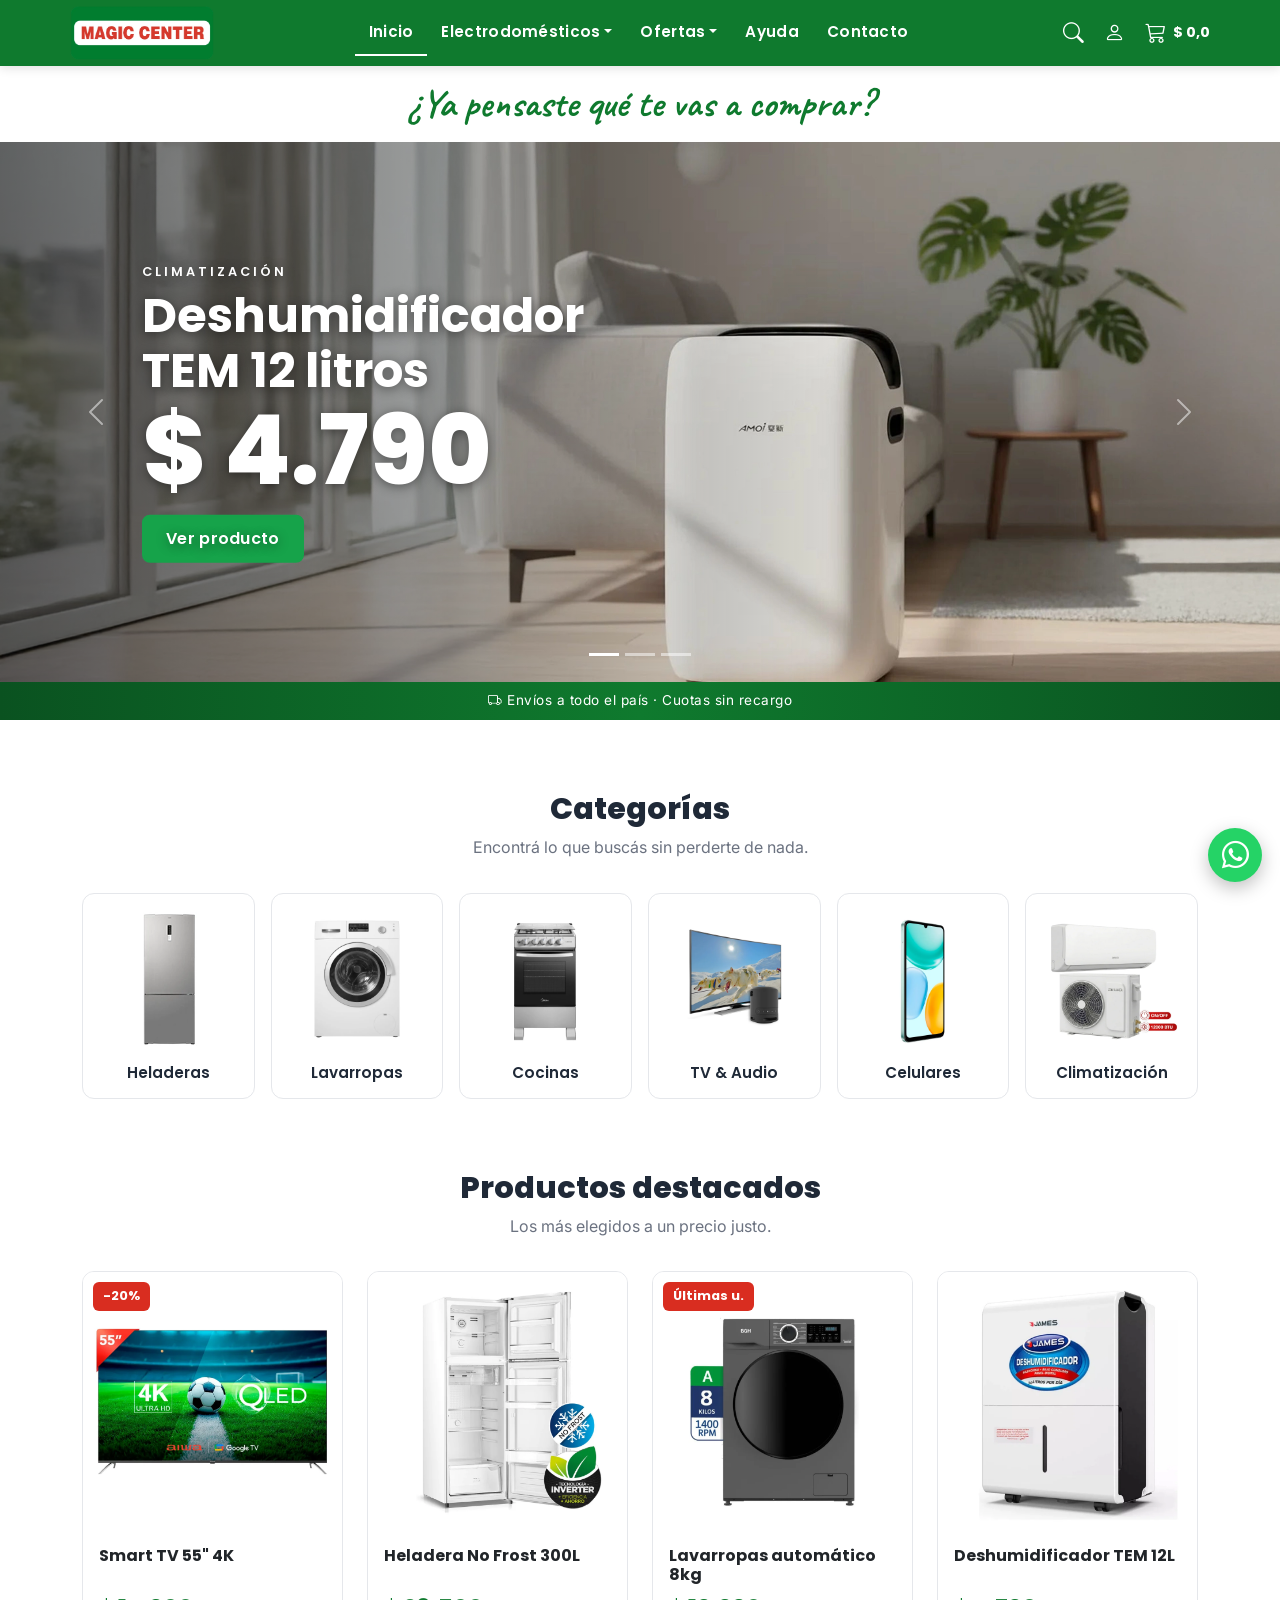
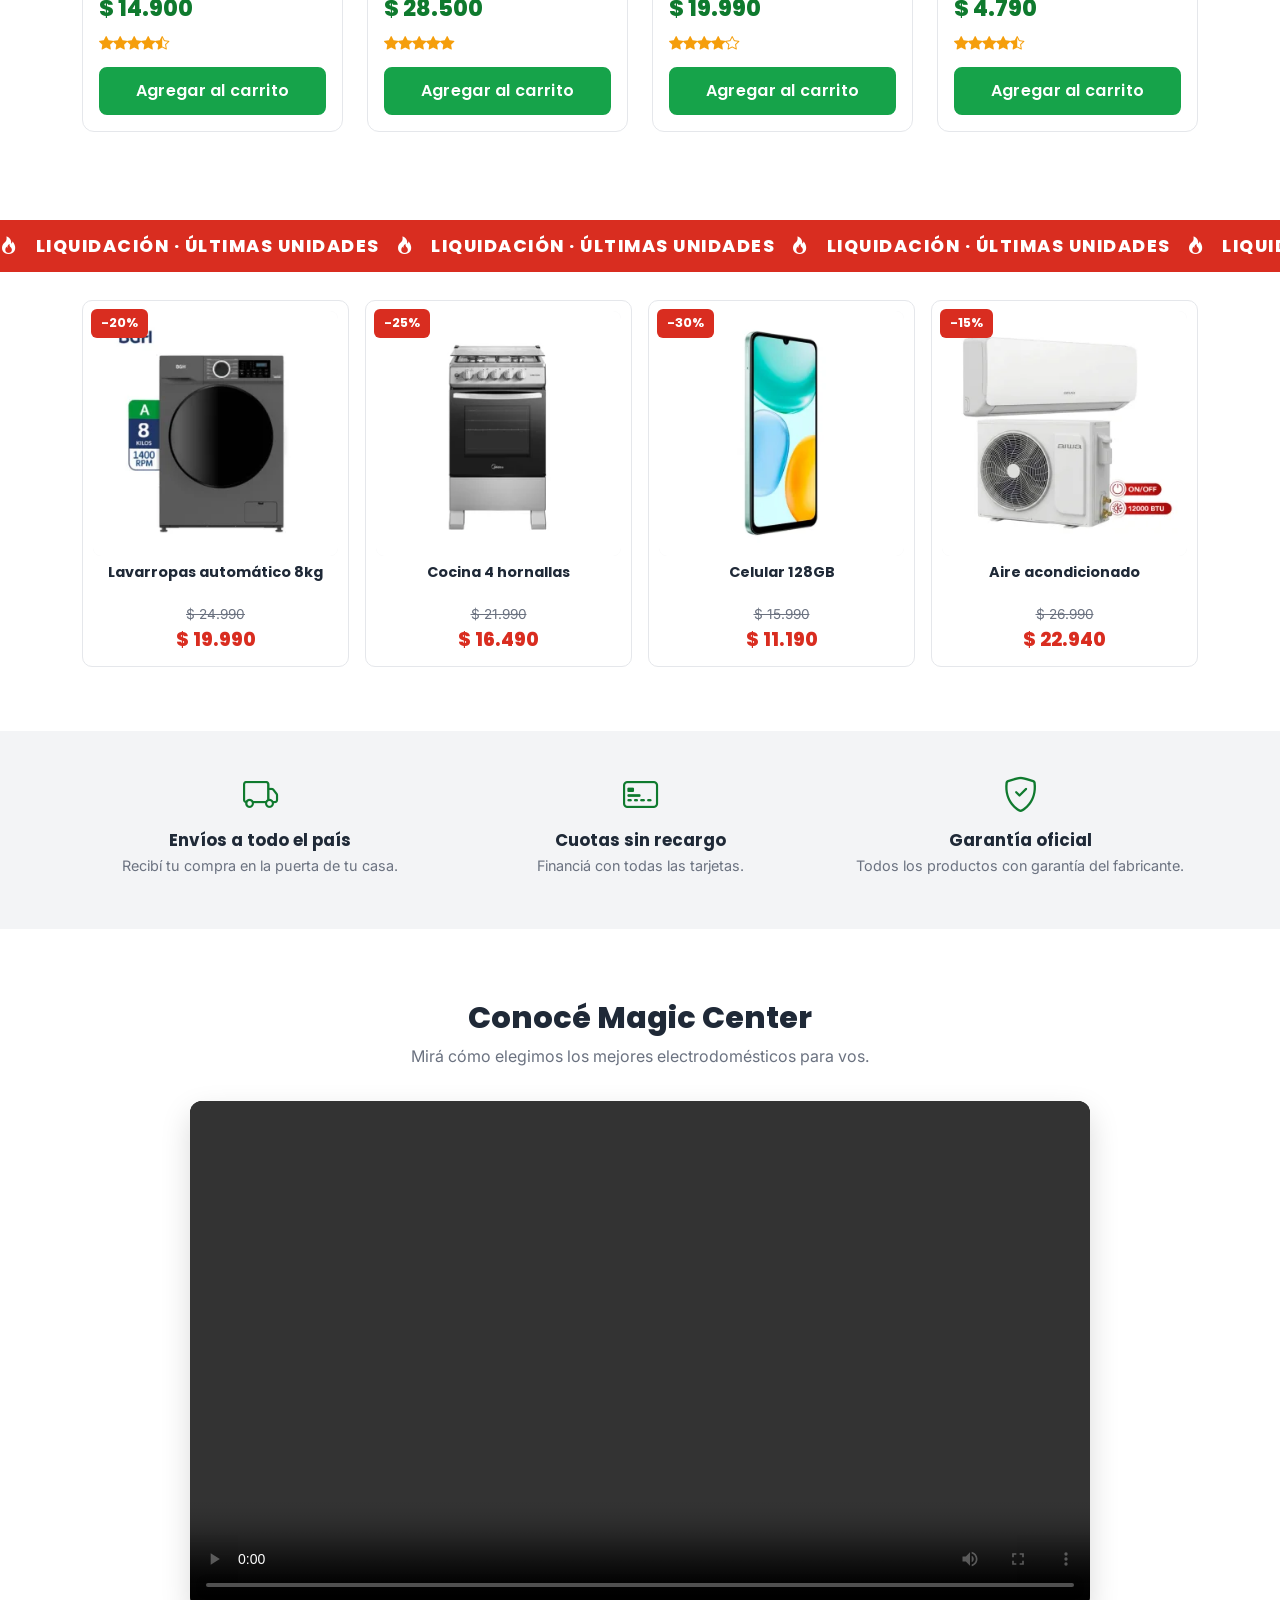
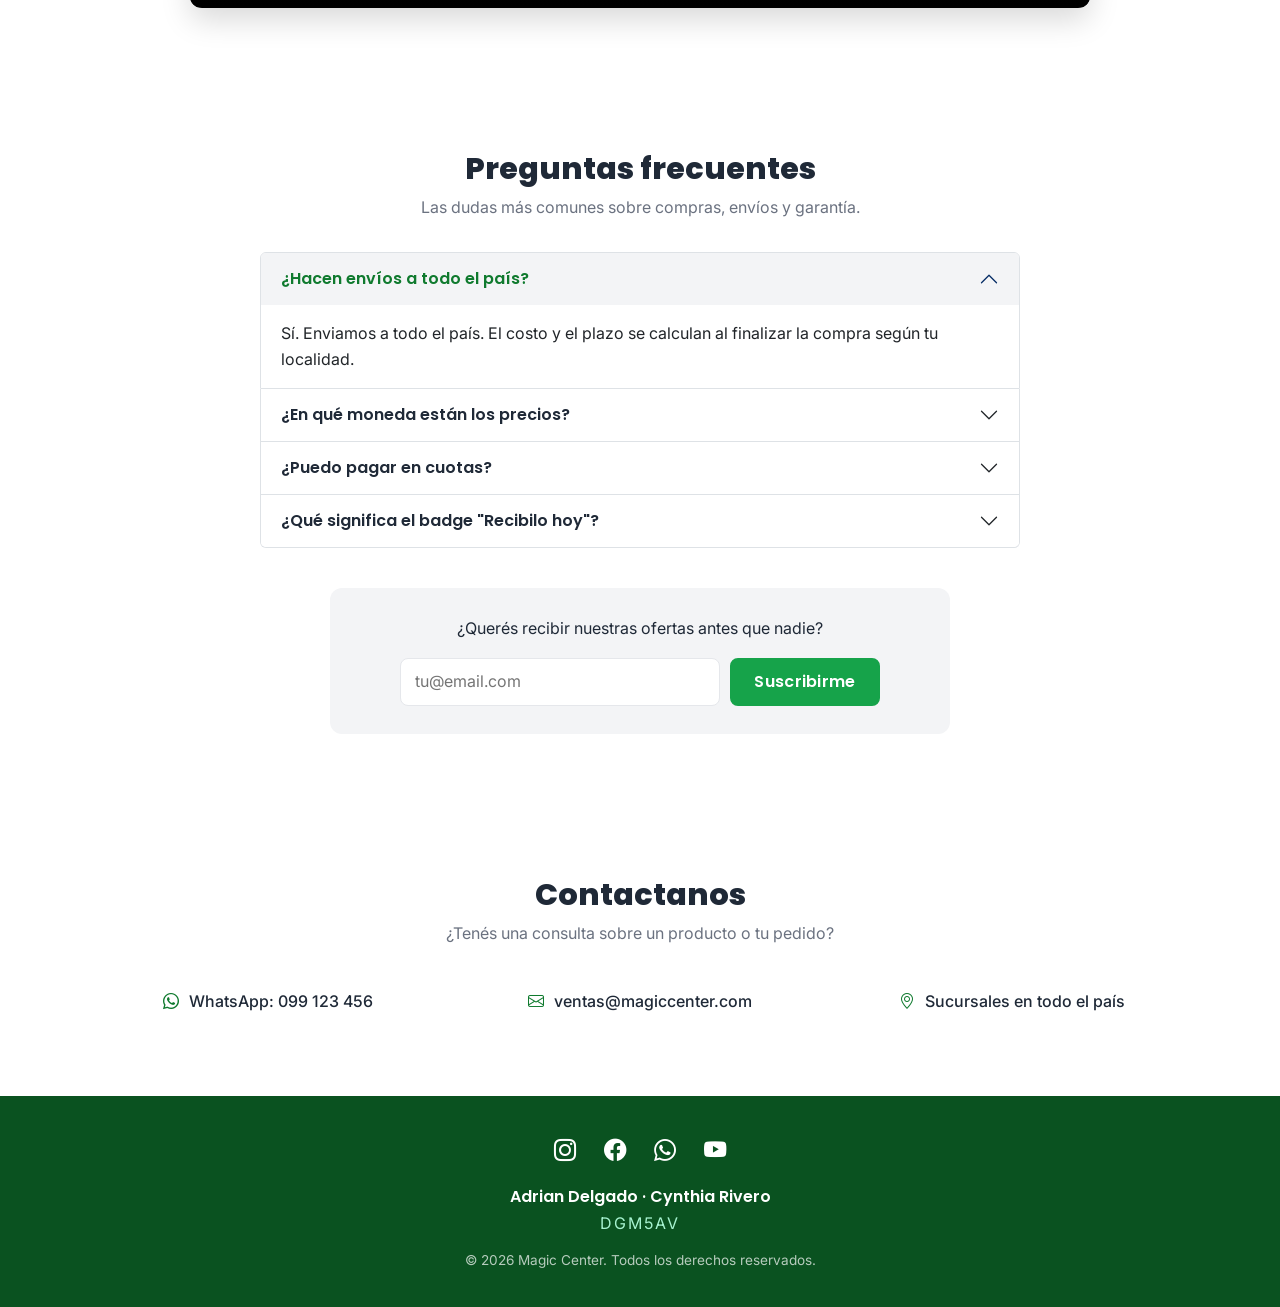
<file: index.html>
<!DOCTYPE html>
<html lang="es">
<head>
    <meta charset="UTF-8">
    <meta name="viewport" content="width=device-width, initial-scale=1.0">
    <link rel="icon" type="image/jpeg" href="multimedia/favicon.jpg">
    <title>Magic Center — Electrodomésticos</title>

    <link rel="stylesheet" href="estilos/bootstrap.css">
    <link rel="stylesheet" href="https://cdn.jsdelivr.net/npm/bootstrap-icons@1.11.3/font/bootstrap-icons.css">

    <!-- Las 2 tipografías linkeadas: Poppins (display/títulos) + Inter (cuerpo) -->
    <link rel="preconnect" href="https://fonts.googleapis.com">
    <link rel="preconnect" href="https://fonts.gstatic.com" crossorigin>
    <link rel="stylesheet" href="https://fonts.googleapis.com/css2?family=Caveat:wght@600;700&family=Poppins:wght@600;700;800&family=Inter:wght@400;500;600&display=swap">

    <link rel="stylesheet" href="estilos/estilos.css">
</head>
<body>

    <!-- Ancla al tope del documento: el logo lleva aquí para volver al inicio
         real (mostrando la bajada completa), no al carrusel que va más abajo. -->
    <span id="top"></span>

    <header>
        <!-- Logo en <h1> pintado por background-image; el texto queda oculto
             pero accesible para lectores de pantalla y SEO. -->
        <h1 class="site-logo">
            <a href="#top">Magic Center</a>
        </h1>

        <nav class="navbar navbar-expand-lg">
            <div class="container">
                <button class="navbar-toggler" type="button" data-bs-toggle="collapse" data-bs-target="#menuPrincipal" aria-controls="menuPrincipal" aria-expanded="false" aria-label="Abrir menú">
                    <span class="navbar-toggler-icon"></span>
                </button>
                <div class="collapse navbar-collapse" id="menuPrincipal">
                    <ul class="navbar-nav ms-auto">
                        <!-- Mi cuenta: primer ítem en el menú hamburguesa (mobile/tablet). En desktop va en el header. -->
                        <li class="nav-item d-lg-none">
                            <a class="nav-link" href="#"><i class="bi bi-person"></i> Mi cuenta</a>
                        </li>
                        <!-- Inicio: solo desktop (en mobile el logo ya lleva al inicio y su lugar lo toma Mi cuenta). -->
                        <li class="nav-item d-none d-lg-block">
                            <a class="nav-link" href="#inicio"><i class="bi bi-house-door"></i> Inicio</a>
                        </li>
                        <!-- Menú desplegable ESTANDARIZADO: mismo patrón para todas las
                             categorías (resuelve la inconsistencia del análisis). -->
                        <li class="nav-item dropdown">
                            <a class="nav-link dropdown-toggle" href="#categorias" role="button" data-bs-toggle="dropdown" aria-expanded="false"><i class="bi bi-grid"></i> Electrodomésticos</a>
                            <ul class="dropdown-menu">
                                <li><a class="dropdown-item" href="secciones/producto.html"><i class="bi bi-snow"></i> Heladeras</a></li>
                                <li><a class="dropdown-item" href="secciones/proximamente.html"><i class="bi bi-water"></i> Lavarropas</a></li>
                                <li><a class="dropdown-item" href="secciones/proximamente.html"><i class="bi bi-fire"></i> Cocinas</a></li>
                                <li><a class="dropdown-item" href="secciones/proximamente.html"><i class="bi bi-tv"></i> TV &amp; Audio</a></li>
                                <li><a class="dropdown-item" href="secciones/proximamente.html"><i class="bi bi-phone"></i> Celulares</a></li>
                            </ul>
                        </li>
                        <li class="nav-item dropdown">
                            <a class="nav-link dropdown-toggle" href="#destacados" role="button" data-bs-toggle="dropdown" aria-expanded="false"><i class="bi bi-tag"></i> Ofertas</a>
                            <ul class="dropdown-menu">
                                <li><a class="dropdown-item" href="#destacados"><i class="bi bi-tag"></i> Destacados</a></li>
                                <li><a class="dropdown-item" href="#liquidacion"><i class="bi bi-lightning-charge"></i> Liquidación</a></li>
                                <li><a class="dropdown-item" href="#categorias"><i class="bi bi-box-seam"></i> Ver producto</a></li>
                            </ul>
                        </li>
                        <li class="nav-item">
                            <a class="nav-link" href="#faq"><i class="bi bi-question-circle"></i> Ayuda</a>
                        </li>
                        <li class="nav-item">
                            <a class="nav-link" href="#contacto"><i class="bi bi-envelope"></i> Contacto</a>
                        </li>
                    </ul>
                </div>
            </div>
        </nav>

        <!-- Acciones de usuario: buscar + cuenta + carrito (derecha del header) -->
        <ul class="header-acciones list-unstyled">
            <li class="acc-buscar">
                <a href="#" aria-label="Buscar productos">
                    <i class="bi bi-search"></i>
                </a>
            </li>
            <li class="acc-cuenta">
                <a href="#" aria-label="Mi cuenta">
                    <i class="bi bi-person"></i><span>Mi cuenta</span>
                </a>
            </li>
            <li class="acc-carrito">
                <a href="#" aria-label="Carrito de compras">
                    <i class="bi bi-cart3"></i><span class="cart-total">$ 0,0</span>
                </a>
            </li>
        </ul>
    </header>

    <main>

        <!-- Bajada / gancho: tagline amigable arriba del banner -->
        <div class="bajada">
            <p>¿Ya pensaste <br class="d-md-none">qué te vas a comprar?</p>
        </div>

        <!-- 01 INICIO — banner hero con un único foco: producto + precio dominante -->
        <section id="inicio" class="carousel slide carousel-fade">
            <div class="carousel-indicators">
                <button type="button" data-bs-target="#inicio" data-bs-slide-to="0" class="active" aria-current="true" aria-label="Banner deshumidificador"></button>
                <button type="button" data-bs-target="#inicio" data-bs-slide-to="1" aria-label="Banner Smart TV"></button>
                <button type="button" data-bs-target="#inicio" data-bs-slide-to="2" aria-label="Banner climatización"></button>
            </div>

            <ul class="carousel-inner p-0 m-0">
                <li class="carousel-item active">
                    <!-- PLACEHOLDER de imagen: reemplazar el div.ph por un <picture> cuando
                         tengas las fotos. Filenames sugeridos ya definidos en el alt. -->
                    <img src="multimedia/banner-deshumificador-pc.webp" class="hero-img" alt="Deshumidificador AMOI en un living luminoso">
                    <div class="carousel-caption">
                        <p class="hero-kicker">Climatización</p>
                        <h2 class="hero-title">Deshumidificador TEM 12 litros</h2>
                        <p class="hero-price">$ 4.790</p>
                        <a href="secciones/proximamente.html" class="btn btn-comprar">Ver producto</a>
                    </div>
                </li>
                <li class="carousel-item">
                    <img src="multimedia/banner-tv-pc.webp" class="hero-img" alt="Smart TV 55 pulgadas 4K en un living moderno">
                    <div class="carousel-caption">
                        <p class="hero-kicker">TV &amp; Audio</p>
                        <h2 class="hero-title">Smart TV 55"&nbsp;4K</h2>
                        <p class="hero-price">$ 14.900</p>
                        <a href="secciones/proximamente.html" class="btn btn-comprar">Ver producto</a>
                    </div>
                </li>
                <li class="carousel-item">
                    <img src="multimedia/banner-aire-pc.webp" class="hero-img" alt="Mujer relajada en un living con aire acondicionado encendido">
                    <div class="carousel-caption">
                        <p class="hero-kicker">Climatización</p>
                        <h2 class="hero-title">Aire acondicionado inverter</h2>
                        <p class="hero-price">$ 22.500</p>
                        <a href="secciones/proximamente.html" class="btn btn-comprar">Ver producto</a>
                    </div>
                </li>
            </ul>

            <button class="carousel-control-prev" type="button" data-bs-target="#inicio" data-bs-slide="prev">
                <span class="carousel-control-prev-icon" aria-hidden="true"></span>
                <span class="visually-hidden">Anterior</span>
            </button>
            <button class="carousel-control-next" type="button" data-bs-target="#inicio" data-bs-slide="next">
                <span class="carousel-control-next-icon" aria-hidden="true"></span>
                <span class="visually-hidden">Siguiente</span>
            </button>
        </section>

        <!-- Barra envíos / cuotas: ahora como franja separadora entre el banner y Categorías. -->
        <div class="topbar">
            <p><i class="bi bi-truck"></i> Envíos a todo el país &middot; Cuotas sin recargo</p>
        </div>

        <!-- 02 CATEGORÍAS — grid uniforme (recorte y proporción iguales) -->
        <section id="categorias">
            <div class="container">
                <h2>Categorías</h2>
                <p>Encontrá lo que buscás sin perderte de nada.</p>

                <ul class="row list-unstyled g-3">
                    <li class="col-6 col-md-4 col-lg-2">
                        <a href="secciones/producto.html" class="tarjeta-cat">
                            <figure class="ph-cat">
                                <picture>
                                    <source media="(min-width: 992px)" srcset="multimedia/categoria-heladera-pc.webp">
                                    <source media="(min-width: 768px)" srcset="multimedia/categoria-heladera-tablet.webp">
                                    <img src="multimedia/categoria-heladera-mobile.webp" alt="Heladeras" loading="lazy">
                                </picture>
                            </figure>
                            <span>Heladeras</span>
                        </a>
                    </li>
                    <li class="col-6 col-md-4 col-lg-2">
                        <a href="secciones/proximamente.html" class="tarjeta-cat">
                            <figure class="ph-cat">
                                <picture>
                                    <source media="(min-width: 992px)" srcset="multimedia/categoria-lavarropas-pc.webp">
                                    <source media="(min-width: 768px)" srcset="multimedia/categoria-lavarropas-tablet.webp">
                                    <img src="multimedia/categoria-lavarropas-mobile.webp" alt="Lavarropas" loading="lazy">
                                </picture>
                            </figure>
                            <span>Lavarropas</span>
                        </a>
                    </li>
                    <li class="col-6 col-md-4 col-lg-2">
                        <a href="secciones/proximamente.html" class="tarjeta-cat">
                            <figure class="ph-cat">
                                <picture>
                                    <source media="(min-width: 992px)" srcset="multimedia/categoria-cocina-pc.webp">
                                    <source media="(min-width: 768px)" srcset="multimedia/categoria-cocina-tablet.webp">
                                    <img src="multimedia/categoria-cocina-mobile.webp" alt="Cocinas" loading="lazy">
                                </picture>
                            </figure>
                            <span>Cocinas</span>
                        </a>
                    </li>
                    <li class="col-6 col-md-4 col-lg-2">
                        <a href="secciones/proximamente.html" class="tarjeta-cat">
                            <figure class="ph-cat">
                                <picture>
                                    <source media="(min-width: 992px)" srcset="multimedia/categoria-tvyaudio-pc.webp">
                                    <source media="(min-width: 768px)" srcset="multimedia/categoria-tvyaudio-tablet.webp">
                                    <img src="multimedia/categoria-tvyaudio-mobile.webp" alt="TV & Audio" loading="lazy">
                                </picture>
                            </figure>
                            <span>TV &amp; Audio</span>
                        </a>
                    </li>
                    <li class="col-6 col-md-4 col-lg-2">
                        <a href="secciones/proximamente.html" class="tarjeta-cat">
                            <figure class="ph-cat">
                                <picture>
                                    <source media="(min-width: 992px)" srcset="multimedia/categoria-celular-pc.webp">
                                    <source media="(min-width: 768px)" srcset="multimedia/categoria-celular-tablet.webp">
                                    <img src="multimedia/categoria-celular-mobile.webp" alt="Celulares" loading="lazy">
                                </picture>
                            </figure>
                            <span>Celulares</span>
                        </a>
                    </li>
                    <li class="col-6 col-md-4 col-lg-2">
                        <a href="secciones/proximamente.html" class="tarjeta-cat">
                            <figure class="ph-cat">
                                <picture>
                                    <source media="(min-width: 992px)" srcset="multimedia/categoria-climatizacion-pc.webp">
                                    <source media="(min-width: 768px)" srcset="multimedia/categoria-climatizacion-tablet.webp">
                                    <img src="multimedia/categoria-climatizacion-mobile.webp" alt="Climatización" loading="lazy">
                                </picture>
                            </figure>
                            <span>Climatización</span>
                        </a>
                    </li>
                </ul>
            </div>
        </section>

        <!-- 04 DESTACADOS — cards de producto con precio, badge y CTA único -->
        <section id="destacados">
            <div class="container">
                <h2>Productos destacados</h2>
                <p>Los más elegidos a un precio justo.</p>

                <ul class="row list-unstyled g-4">
                    <li class="col-12 col-md-6 col-lg-3">
                        <div class="card h-100">
                        <figure class="ph-prod">
                            <picture>
                                <source media="(min-width: 992px)" srcset="multimedia/productosdestacados-smart-pc.webp">
                                <source media="(min-width: 768px)" srcset="multimedia/productosdestacados-smart-tablet.webp">
                                <img src="multimedia/productosdestacados-smart-mobile.webp" alt="Smart TV 55 pulgadas 4K" loading="lazy">
                            </picture>
                            <span class="badge-oferta">-20%</span>
                        </figure>
                        <div class="card-body">
                            <h3 class="card-title">Smart TV 55" 4K</h3>
                            <p class="card-precio">$ 14.900</p>
                            <div class="card-rating" role="img" aria-label="Calificación 4.5 de 5">
                                <i class="bi bi-star-fill"></i><i class="bi bi-star-fill"></i><i class="bi bi-star-fill"></i><i class="bi bi-star-fill"></i><i class="bi bi-star-half"></i>
                            </div>
                            <a href="secciones/proximamente.html" class="btn btn-comprar w-100">Agregar al carrito</a>
                        </div>
                        </div>
                    </li>
                    <li class="col-12 col-md-6 col-lg-3">
                        <div class="card h-100">
                        <figure class="ph-prod">
                            <picture>
                                <source media="(min-width: 992px)" srcset="multimedia/productosdestacados-heladera-pc.webp">
                                <source media="(min-width: 768px)" srcset="multimedia/productosdestacados-heladera-tablet.webp">
                                <img src="multimedia/productosdestacados-heladera-mobile.webp" alt="Heladera No Frost 300L" loading="lazy">
                            </picture>
                        </figure>
                        <div class="card-body">
                            <h3 class="card-title">Heladera No Frost 300L</h3>
                            <p class="card-precio">$ 28.500</p>
                            <div class="card-rating" role="img" aria-label="Calificación 5 de 5">
                                <i class="bi bi-star-fill"></i><i class="bi bi-star-fill"></i><i class="bi bi-star-fill"></i><i class="bi bi-star-fill"></i><i class="bi bi-star-fill"></i>
                            </div>
                            <a href="secciones/producto.html" class="btn btn-comprar w-100">Agregar al carrito</a>
                        </div>
                        </div>
                    </li>
                    <li class="col-12 col-md-6 col-lg-3">
                        <div class="card h-100">
                        <figure class="ph-prod">
                            <picture>
                                <source media="(min-width: 992px)" srcset="multimedia/productosdestacados-lavarropas-pc.webp">
                                <source media="(min-width: 768px)" srcset="multimedia/productosdestacados-lavarropas-tablet.webp">
                                <img src="multimedia/productosdestacados-lavarropas-mobile.webp" alt="Lavarropas automático 8kg" loading="lazy">
                            </picture>
                            <span class="badge-oferta">Últimas u.</span>
                        </figure>
                        <div class="card-body">
                            <h3 class="card-title">Lavarropas automático 8kg</h3>
                            <p class="card-precio">$ 19.990</p>
                            <div class="card-rating" role="img" aria-label="Calificación 4 de 5">
                                <i class="bi bi-star-fill"></i><i class="bi bi-star-fill"></i><i class="bi bi-star-fill"></i><i class="bi bi-star-fill"></i><i class="bi bi-star"></i>
                            </div>
                            <a href="secciones/proximamente.html" class="btn btn-comprar w-100">Agregar al carrito</a>
                        </div>
                        </div>
                    </li>
                    <li class="col-12 col-md-6 col-lg-3">
                        <div class="card h-100">
                        <figure class="ph-prod">
                            <picture>
                                <source media="(min-width: 992px)" srcset="multimedia/productosdestacados-desumificador-pc.webp">
                                <source media="(min-width: 768px)" srcset="multimedia/productosdestacados-desumificador-tablet.webp">
                                <img src="multimedia/productosdestacados-desumificador-mobile.webp" alt="Deshumidificador TEM 12L" loading="lazy">
                            </picture>
                        </figure>
                        <div class="card-body">
                            <h3 class="card-title">Deshumidificador TEM 12L</h3>
                            <p class="card-precio">$ 4.790</p>
                            <div class="card-rating" role="img" aria-label="Calificación 4.5 de 5">
                                <i class="bi bi-star-fill"></i><i class="bi bi-star-fill"></i><i class="bi bi-star-fill"></i><i class="bi bi-star-fill"></i><i class="bi bi-star-half"></i>
                            </div>
                            <a href="secciones/proximamente.html" class="btn btn-comprar w-100">Agregar al carrito</a>
                        </div>
                        </div>
                    </li>
                </ul>
            </div>
        </section>

        <!-- 03b LIQUIDACIÓN — banner rojo + cards chicas -->
        <section id="liquidacion">
            <div class="liquidacion-banner">
                <div class="marquee">
                    <div class="marquee-track">
                        <!-- Mitad 1 -->
                        <span class="mq-item"><i class="bi bi-fire"></i> Liquidación · Últimas unidades</span>
                        <span class="mq-item"><i class="bi bi-fire"></i> Liquidación · Últimas unidades</span>
                        <span class="mq-item"><i class="bi bi-fire"></i> Liquidación · Últimas unidades</span>
                        <span class="mq-item"><i class="bi bi-fire"></i> Liquidación · Últimas unidades</span>
                        <span class="mq-item"><i class="bi bi-fire"></i> Liquidación · Últimas unidades</span>
                        <span class="mq-item"><i class="bi bi-fire"></i> Liquidación · Últimas unidades</span>
                        <span class="mq-item"><i class="bi bi-fire"></i> Liquidación · Últimas unidades</span>
                        <span class="mq-item"><i class="bi bi-fire"></i> Liquidación · Últimas unidades</span>
                        <!-- Mitad 2 (idéntica) -->
                        <span class="mq-item" aria-hidden="true"><i class="bi bi-fire"></i> Liquidación · Últimas unidades</span>
                        <span class="mq-item" aria-hidden="true"><i class="bi bi-fire"></i> Liquidación · Últimas unidades</span>
                        <span class="mq-item" aria-hidden="true"><i class="bi bi-fire"></i> Liquidación · Últimas unidades</span>
                        <span class="mq-item" aria-hidden="true"><i class="bi bi-fire"></i> Liquidación · Últimas unidades</span>
                        <span class="mq-item" aria-hidden="true"><i class="bi bi-fire"></i> Liquidación · Últimas unidades</span>
                        <span class="mq-item" aria-hidden="true"><i class="bi bi-fire"></i> Liquidación · Últimas unidades</span>
                        <span class="mq-item" aria-hidden="true"><i class="bi bi-fire"></i> Liquidación · Últimas unidades</span>
                        <span class="mq-item" aria-hidden="true"><i class="bi bi-fire"></i> Liquidación · Últimas unidades</span>
                    </div>
                </div>
            </div>
            <div class="container">
                <ul class="row list-unstyled g-3">
                    <li class="col-6 col-md-3">
                        <a href="secciones/lavarropas.html" class="card-liq">
                            <span class="badge-oferta">-20%</span>
                            <figure class="ph-liq"><img src="multimedia/productosdestacados-lavarropas-mobile.webp" alt="Lavarropas automático 8kg" loading="lazy"></figure>
                            <h3>Lavarropas automático 8kg</h3>
                            <p class="liq-precio-ant">$ 24.990</p>
                            <p class="liq-precio">$ 19.990</p>
                        </a>
                    </li>
                    <li class="col-6 col-md-3">
                        <a href="secciones/proximamente.html" class="card-liq">
                            <span class="badge-oferta">-25%</span>
                            <figure class="ph-liq"><img src="multimedia/categoria-cocina-mobile.webp" alt="Cocina 4 hornallas" loading="lazy"></figure>
                            <h3>Cocina 4 hornallas</h3>
                            <p class="liq-precio-ant">$ 21.990</p>
                            <p class="liq-precio">$ 16.490</p>
                        </a>
                    </li>
                    <li class="col-6 col-md-3">
                        <a href="secciones/proximamente.html" class="card-liq">
                            <span class="badge-oferta">-30%</span>
                            <figure class="ph-liq"><img src="multimedia/categoria-celular-mobile.webp" alt="Celular 128GB" loading="lazy"></figure>
                            <h3>Celular 128GB</h3>
                            <p class="liq-precio-ant">$ 15.990</p>
                            <p class="liq-precio">$ 11.190</p>
                        </a>
                    </li>
                    <li class="col-6 col-md-3">
                        <a href="secciones/proximamente.html" class="card-liq">
                            <span class="badge-oferta">-15%</span>
                            <figure class="ph-liq"><img src="multimedia/categoria-climatizacion-mobile.webp" alt="Aire acondicionado" loading="lazy"></figure>
                            <h3>Aire acondicionado</h3>
                            <p class="liq-precio-ant">$ 26.990</p>
                            <p class="liq-precio">$ 22.940</p>
                        </a>
                    </li>
                </ul>
            </div>
        </section>

        <!-- 04 BENEFICIOS — franja de confianza (envíos, cuotas, garantía) -->
        <section id="beneficios">
            <div class="container">
                <ul class="row list-unstyled beneficios-grid text-center">
                    <li class="col-12 col-md-4">
                        <i class="bi bi-truck"></i>
                        <h3>Envíos a todo el país</h3>
                        <p>Recibí tu compra en la puerta de tu casa.</p>
                    </li>
                    <li class="col-12 col-md-4">
                        <i class="bi bi-credit-card-2-front"></i>
                        <h3>Cuotas sin recargo</h3>
                        <p>Financiá con todas las tarjetas.</p>
                    </li>
                    <li class="col-12 col-md-4">
                        <i class="bi bi-shield-check"></i>
                        <h3>Garantía oficial</h3>
                        <p>Todos los productos con garantía del fabricante.</p>
                    </li>
                </ul>
            </div>
        </section>

        <!-- 05 VIDEO — multimedia promocional -->
        <section id="video">
            <div class="container">
                <h2>Conocé Magic Center</h2>
                <p>Mirá cómo elegimos los mejores electrodomésticos para vos.</p>

                <div class="reproductor-video">
                    <video controls preload="metadata" playsinline
                        title="Video institucional Magic Center">
                        <source src="multimedia/conoce-magic-center.mp4" type="video/mp4">
                        Tu navegador no soporta la reproducción de video.
                    </video>
                </div>
            </div>
        </section>

        <!-- 06 FAQ — accordion + newsletter -->
        <section id="faq">
            <div class="container">
                <h2>Preguntas frecuentes</h2>
                <p>Las dudas más comunes sobre compras, envíos y garantía.</p>

                <ul class="accordion list-unstyled" id="faqAccordion">
                    <li class="accordion-item">
                        <h3 class="accordion-header">
                            <button class="accordion-button" type="button" data-bs-toggle="collapse" data-bs-target="#faq1" aria-expanded="true" aria-controls="faq1">
                                ¿Hacen envíos a todo el país?
                            </button>
                        </h3>
                        <div id="faq1" class="accordion-collapse collapse show" data-bs-parent="#faqAccordion">
                            <div class="accordion-body">
                                Sí. Enviamos a todo el país. El costo y el plazo se calculan al finalizar la compra según tu localidad.
                            </div>
                        </div>
                    </li>
                    <li class="accordion-item">
                        <h3 class="accordion-header">
                            <button class="accordion-button collapsed" type="button" data-bs-toggle="collapse" data-bs-target="#faq2" aria-expanded="false" aria-controls="faq2">
                                ¿En qué moneda están los precios?
                            </button>
                        </h3>
                        <div id="faq2" class="accordion-collapse collapse" data-bs-parent="#faqAccordion">
                            <div class="accordion-body">
                                Todos los precios del sitio están expresados en una única moneda para que puedas comparar sin confusiones.
                            </div>
                        </div>
                    </li>
                    <li class="accordion-item">
                        <h3 class="accordion-header">
                            <button class="accordion-button collapsed" type="button" data-bs-toggle="collapse" data-bs-target="#faq3" aria-expanded="false" aria-controls="faq3">
                                ¿Puedo pagar en cuotas?
                            </button>
                        </h3>
                        <div id="faq3" class="accordion-collapse collapse" data-bs-parent="#faqAccordion">
                            <div class="accordion-body">
                                Sí, ofrecemos cuotas sin recargo con las principales tarjetas de crédito.
                            </div>
                        </div>
                    </li>
                    <li class="accordion-item">
                        <h3 class="accordion-header">
                            <button class="accordion-button collapsed" type="button" data-bs-toggle="collapse" data-bs-target="#faq4" aria-expanded="false" aria-controls="faq4">
                                ¿Qué significa el badge "Recibilo hoy"?
                            </button>
                        </h3>
                        <div id="faq4" class="accordion-collapse collapse" data-bs-parent="#faqAccordion">
                            <div class="accordion-body">
                                Indica que el producto tiene stock en sucursal y puede despacharse el mismo día en tu zona.
                            </div>
                        </div>
                    </li>
                </ul>

                <!-- Newsletter: mismo patrón del TP2 (Formspree + alert JS) -->
                <div class="newsletter-cta">
                    <p>¿Querés recibir nuestras ofertas antes que nadie?</p>
                    <div id="liveAlertPlaceholder"></div>
                    <form id="newsletterForm" class="newsletter-form" action="https://formspree.io/f/xaqzwgbo" method="POST">
                        <label for="newsletterEmail" class="visually-hidden">Correo electrónico</label>
                        <input type="email" name="email" id="newsletterEmail" class="newsletter-input" placeholder="tu@email.com" required>
                        <button id="liveAlertBtn" type="submit" class="btn btn-comprar">Suscribirme</button>
                    </form>
                </div>
            </div>
        </section>

        <!-- 07 CONTACTO -->
        <section id="contacto">
            <div class="container">
                <h2>Contactanos</h2>
                <p>¿Tenés una consulta sobre un producto o tu pedido?</p>
                <ul class="row list-unstyled contacto-grid">
                    <li class="col-12 col-md-4"><a href="https://wa.me/099123456" target="_blank" rel="noopener"><i class="bi bi-whatsapp"></i> WhatsApp: 099 123 456</a></li>
                    <li class="col-12 col-md-4"><a href="mailto:ventas@magiccenter.com"><i class="bi bi-envelope"></i> ventas@magiccenter.com</a></li>
                    <li class="col-12 col-md-4"><a href="https://www.google.com/maps/search/?api=1&amp;query=Magic+Center" target="_blank" rel="noopener"><i class="bi bi-geo-alt"></i> Sucursales en todo el país</a></li>
                </ul>
            </div>
        </section>

    </main>

    <footer>
        <div class="container text-center">
            <ul class="list-unstyled redes">
                <li><a href="https://instagram.com/" aria-label="Instagram"><i class="bi bi-instagram"></i></a></li>
                <li><a href="https://facebook.com/" aria-label="Facebook"><i class="bi bi-facebook"></i></a></li>
                <li><a href="https://wa.me/" aria-label="WhatsApp"><i class="bi bi-whatsapp"></i></a></li>
                <li><a href="https://youtube.com/" aria-label="YouTube"><i class="bi bi-youtube"></i></a></li>
            </ul>
            <p class="footer-alumnos">Adrian Delgado &middot; Cynthia Rivero</p>
            <p class="footer-carrera">DGM5AV</p>
            <p>&copy; 2026 Magic Center. Todos los derechos reservados.</p>
        </div>
    </footer>

    <!-- WhatsApp flotante -->
    <a href="https://wa.me/" class="whatsapp-float" aria-label="Escribinos por WhatsApp"><i class="bi bi-whatsapp"></i></a>

    <script src="js/bootstrap.bundle.min.js"></script>

    <!-- Newsletter: inserta un alert dismissible al enviar el form (patrón Bootstrap). -->
    <script>
        const alertPlaceholder = document.getElementById('liveAlertPlaceholder')
        const appendAlert = (message, type) => {
            const wrapper = document.createElement('div')
            wrapper.innerHTML = [
                `<div class="alert alert-${type} alert-dismissible" role="alert">`,
                `   <div>${message}</div>`,
                '   <button type="button" class="btn-close" data-bs-dismiss="alert" aria-label="Cerrar"></button>',
                '</div>'
            ].join('')
            alertPlaceholder.append(wrapper)
        }

        const newsletterForm = document.getElementById('newsletterForm')
        if (newsletterForm) {
            newsletterForm.addEventListener('submit', async (e) => {
                e.preventDefault()
                alertPlaceholder.innerHTML = ''
                try {
                    const respuesta = await fetch(newsletterForm.action, {
                        method: 'POST',
                        body: new FormData(newsletterForm),
                        headers: { 'Accept': 'application/json' }
                    })
                    if (respuesta.ok) {
                        appendAlert('¡Gracias por suscribirte! Pronto vas a recibir nuestras ofertas.', 'success')
                        newsletterForm.reset()
                    } else {
                        appendAlert('Hubo un problema al enviar tu correo. Probá de nuevo en un rato.', 'danger')
                    }
                } catch (error) {
                    appendAlert('No se pudo conectar. Revisá tu conexión e intentá de nuevo.', 'danger')
                }
            })
        }
    </script>

    <!-- ScrollSpy: marca el nav-link activo según la sección visible. -->
    <script>
        new bootstrap.ScrollSpy(document.body, {
            target: '#menuPrincipal',
            rootMargin: '-120px 0px -40% 0px'
        })
    </script>

    <!-- Fade-in de secciones al scrollear (solo PC). -->
    <script>
        if (window.matchMedia('(min-width: 1024px)').matches) {
            const sections = document.querySelectorAll('main > section:not(:first-of-type)')
            sections.forEach(s => s.classList.add('fade-in-pending'))
            const fadeObserver = new IntersectionObserver((entries) => {
                entries.forEach(entry => {
                    if (entry.isIntersecting) {
                        entry.target.classList.add('visible')
                        fadeObserver.unobserve(entry.target)
                    }
                })
            }, { threshold: 0, rootMargin: '0px 0px -120px 0px' })
            sections.forEach(s => fadeObserver.observe(s))
        }
    </script>

    <!-- Al hacer clic en un ítem del menú Ofertas, re-dispara el fade-in
         de la sección destino (mismo efecto que "Destacados"). Solo PC ≥1024. -->
    <script>
        if (window.matchMedia('(min-width: 1024px)').matches) {
            const ofertasLinks = document.querySelectorAll('.dropdown-menu a[href^="#"]')
            ofertasLinks.forEach(link => {
                link.addEventListener('click', () => {
                    const destino = document.querySelector(link.getAttribute('href'))
                    if (!destino) return
                    destino.classList.remove('visible')
                    destino.classList.add('fade-in-pending')
                    void destino.offsetWidth              /* fuerza reflow para reiniciar la transición */
                    requestAnimationFrame(() => destino.classList.add('visible'))
                })
            })
        }
    </script>
</body>
</html>
</file>
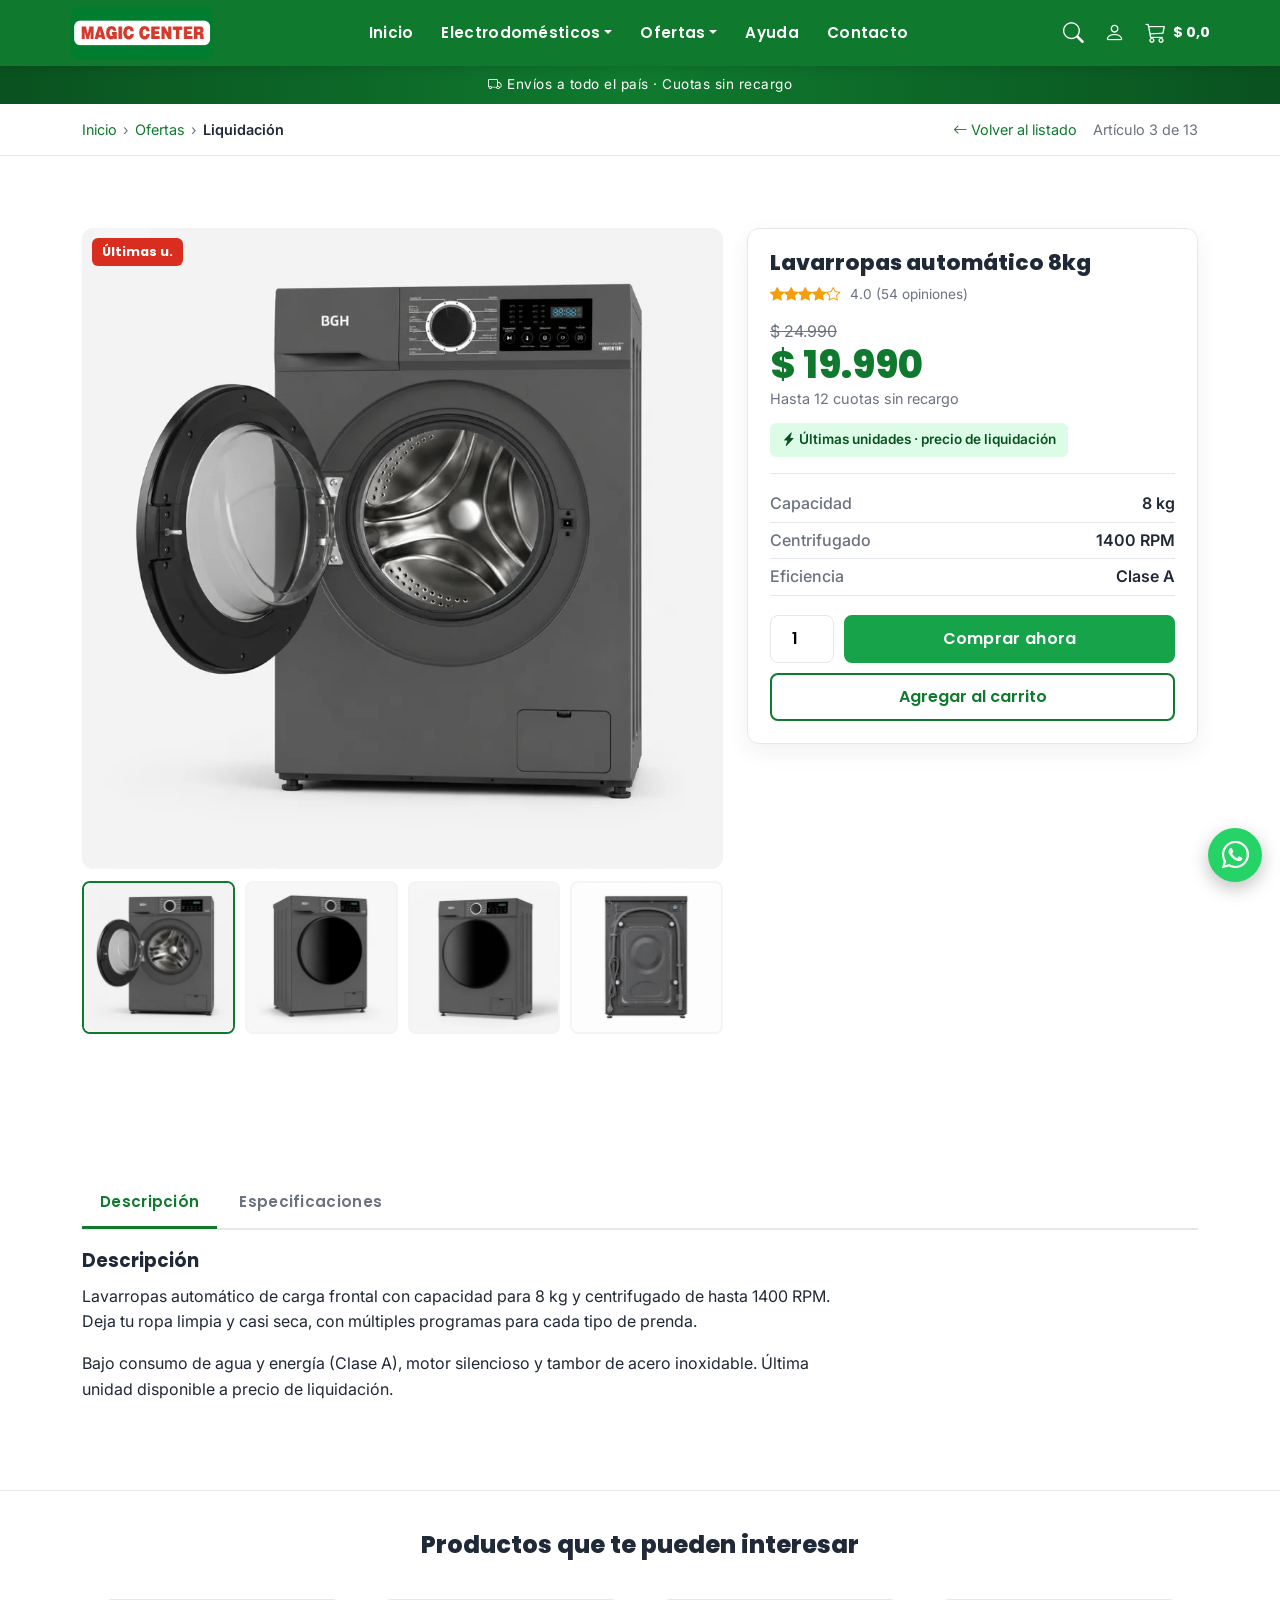
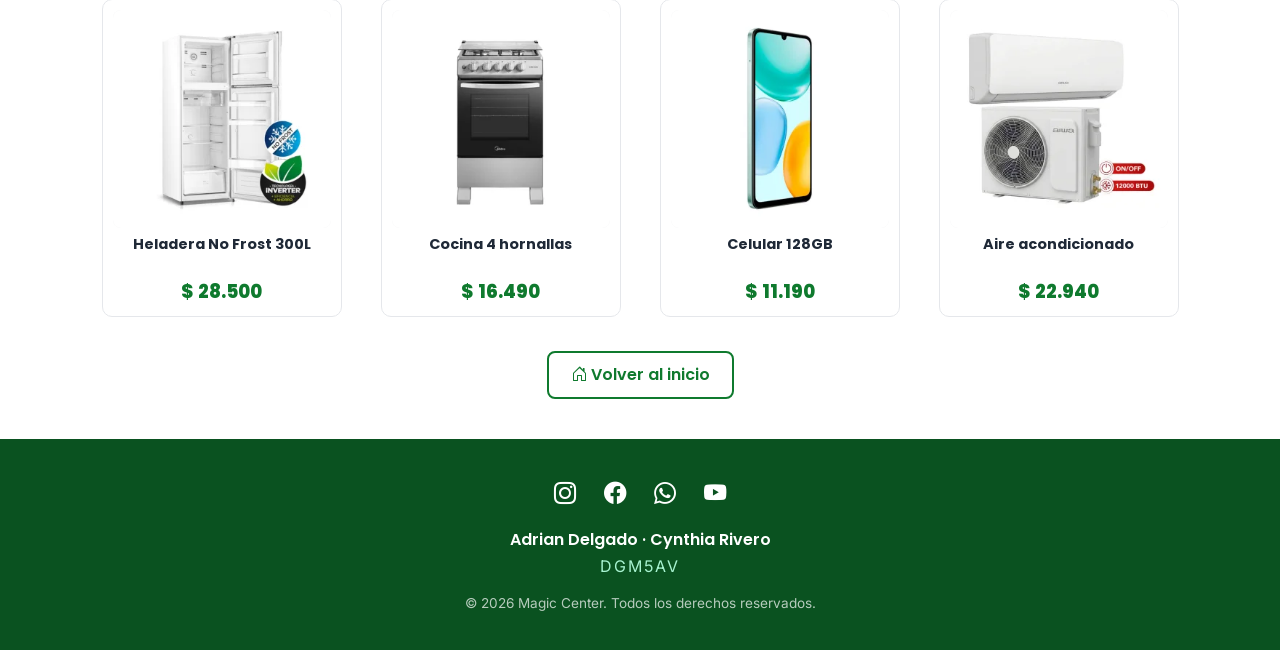
<file: secciones/lavarropas.html>
<!DOCTYPE html>
<html lang="es">
<head>
    <meta charset="UTF-8">
    <meta name="viewport" content="width=device-width, initial-scale=1.0">
    <link rel="icon" type="image/jpeg" href="../multimedia/favicon.jpg">
    <title>Lavarropas automático 8kg — Magic Center</title>

    <link rel="stylesheet" href="../estilos/bootstrap.css">
    <link rel="stylesheet" href="https://cdn.jsdelivr.net/npm/bootstrap-icons@1.11.3/font/bootstrap-icons.css">

    <!-- Las 2 tipografías linkeadas: Poppins + Inter -->
    <link rel="preconnect" href="https://fonts.googleapis.com">
    <link rel="preconnect" href="https://fonts.gstatic.com" crossorigin>
    <link rel="stylesheet" href="https://fonts.googleapis.com/css2?family=Poppins:wght@600;700;800&family=Inter:wght@400;500;600&display=swap">

    <link rel="stylesheet" href="../estilos/estilos.css">
</head>
<body>

    <header>
        <h1 class="site-logo">
            <a href="../index.html">Magic Center</a>
        </h1>

        <nav class="navbar navbar-expand-lg">
            <div class="container">
                <button class="navbar-toggler" type="button" data-bs-toggle="collapse" data-bs-target="#menuPrincipal" aria-controls="menuPrincipal" aria-expanded="false" aria-label="Abrir menú">
                    <span class="navbar-toggler-icon"></span>
                </button>
                <div class="collapse navbar-collapse" id="menuPrincipal">
                    <ul class="navbar-nav ms-auto">
                        <li class="nav-item d-lg-none">
                            <a class="nav-link" href="#"><i class="bi bi-person"></i> Mi cuenta</a>
                        </li>
                        <li class="nav-item d-none d-lg-block">
                            <a class="nav-link" href="../index.html#inicio"><i class="bi bi-house-door"></i> Inicio</a>
                        </li>
                        <li class="nav-item dropdown">
                            <a class="nav-link dropdown-toggle" href="../index.html#categorias" role="button" data-bs-toggle="dropdown" aria-expanded="false"><i class="bi bi-grid"></i> Electrodomésticos</a>
                            <ul class="dropdown-menu">
                                <li><a class="dropdown-item" href="producto.html"><i class="bi bi-snow"></i> Heladeras</a></li>
                                <li><a class="dropdown-item" href="proximamente.html"><i class="bi bi-water"></i> Lavarropas</a></li>
                                <li><a class="dropdown-item" href="proximamente.html"><i class="bi bi-fire"></i> Cocinas</a></li>
                                <li><a class="dropdown-item" href="proximamente.html"><i class="bi bi-tv"></i> TV &amp; Audio</a></li>
                                <li><a class="dropdown-item" href="proximamente.html"><i class="bi bi-phone"></i> Celulares</a></li>
                            </ul>
                        </li>
                        <li class="nav-item dropdown">
                            <a class="nav-link dropdown-toggle" href="../index.html#destacados" role="button" data-bs-toggle="dropdown" aria-expanded="false"><i class="bi bi-tag"></i> Ofertas</a>
                            <ul class="dropdown-menu">
                                <li><a class="dropdown-item" href="../index.html#destacados"><i class="bi bi-tag"></i> Destacados</a></li>
                                <li><a class="dropdown-item" href="lavarropas.html"><i class="bi bi-lightning-charge"></i> Liquidación</a></li>
                                <li><a class="dropdown-item" href="producto.html"><i class="bi bi-box-seam"></i> Ver producto</a></li>
                            </ul>
                        </li>
                        <li class="nav-item">
                            <a class="nav-link" href="../index.html#faq"><i class="bi bi-question-circle"></i> Ayuda</a>
                        </li>
                        <li class="nav-item">
                            <a class="nav-link" href="../index.html#contacto"><i class="bi bi-envelope"></i> Contacto</a>
                        </li>
                    </ul>
                </div>
            </div>
        </nav>

        <ul class="header-acciones list-unstyled">
            <li class="acc-buscar">
                <a href="#" aria-label="Buscar productos">
                    <i class="bi bi-search"></i>
                </a>
            </li>
            <li class="acc-cuenta">
                <a href="#" aria-label="Mi cuenta">
                    <i class="bi bi-person"></i><span>Mi cuenta</span>
                </a>
            </li>
            <li class="acc-carrito">
                <a href="#" aria-label="Carrito de compras">
                    <i class="bi bi-cart3"></i><span class="cart-total">$ 0,0</span>
                </a>
            </li>
        </ul>
    </header>

    <!-- Barra de envíos / cuotas: debajo del header/nav -->
    <div class="topbar">
        <p><i class="bi bi-truck"></i> Envíos a todo el país &middot; Cuotas sin recargo</p>
    </div>

    <main>

        <!-- Breadcrumb + paginador -->
        <nav class="ficha-nav" aria-label="Ubicación">
            <div class="container">
                <ol class="breadcrumb list-unstyled">
                    <li><a href="../index.html">Inicio</a></li>
                    <li><a href="../index.html#destacados">Ofertas</a></li>
                    <li aria-current="page">Liquidación</li>
                </ol>
                <div class="paginador">
                    <a href="../index.html#destacados"><i class="bi bi-arrow-left"></i> Volver al listado</a>
                    <span>Artículo 3 de 13</span>
                </div>
            </div>
        </nav>

        <!-- FICHA: galería (izq) + caja de compra sticky (der) -->
        <section id="ficha">
            <div class="container">
                <div class="row g-4">

                    <!-- Galería -->
                    <div class="col-12 col-lg-7">
                        <div class="galeria">
                            <figure class="ph-galeria">
                                <img id="galeria-principal" src="../multimedia/galeria-lavarropas-1-pc.webp" alt="Lavarropas automático 8kg - vista 1">
                                <span class="badge-oferta">Últimas u.</span>
                            </figure>
                            <ul class="galeria-miniaturas list-unstyled">
                                <li><figure class="ph-mini active" data-full="../multimedia/galeria-lavarropas-1-pc.webp" role="button" tabindex="0" aria-label="Ver vista 1"><img src="../multimedia/galeria-lavarropas-1-mobile.webp" alt="Vista 1"></figure></li>
                                <li><figure class="ph-mini" data-full="../multimedia/galeria-lavarropas-2-pc.webp" role="button" tabindex="0" aria-label="Ver vista 2"><img src="../multimedia/galeria-lavarropas-2-mobile.webp" alt="Vista 2"></figure></li>
                                <li><figure class="ph-mini" data-full="../multimedia/galeria-lavarropas-3-pc.webp" role="button" tabindex="0" aria-label="Ver vista 3"><img src="../multimedia/galeria-lavarropas-3-mobile.webp" alt="Vista 3"></figure></li>
                                <li><figure class="ph-mini" data-full="../multimedia/galeria-lavarropas-4-pc.webp" role="button" tabindex="0" aria-label="Ver vista 4"><img src="../multimedia/galeria-lavarropas-4-mobile.webp" alt="Vista 4"></figure></li>
                            </ul>
                        </div>
                    </div>

                    <!-- Caja de compra sticky -->
                    <div class="col-12 col-lg-5">
                        <div class="caja-compra">
                            <h2>Lavarropas automático 8kg</h2>
                            <div class="card-rating" role="img" aria-label="Calificación 4 de 5">
                                <i class="bi bi-star-fill"></i><i class="bi bi-star-fill"></i><i class="bi bi-star-fill"></i><i class="bi bi-star-fill"></i><i class="bi bi-star"></i>
                                <span class="rating-num">4.0 (54 opiniones)</span>
                            </div>

                            <p class="ficha-precio-anterior">$ 24.990</p>
                            <p class="ficha-precio">$ 19.990</p>
                            <p class="ficha-cuotas">Hasta 12 cuotas sin recargo</p>

                            <span class="badge-envio"><i class="bi bi-lightning-charge-fill"></i> Últimas unidades · precio de liquidación</span>

                            <!-- Datos clave como pares etiqueta-valor -->
                            <dl class="datos-clave">
                                <div><dt>Capacidad</dt><dd>8 kg</dd></div>
                                <div><dt>Centrifugado</dt><dd>1400 RPM</dd></div>
                                <div><dt>Eficiencia</dt><dd>Clase A</dd></div>
                            </dl>

                            <div class="compra-acciones">
                                <label for="cant" class="visually-hidden">Cantidad</label>
                                <input type="number" id="cant" class="input-cant" value="1" min="1" max="9">
                                <a href="#" class="btn btn-comprar w-100">Comprar ahora</a>
                            </div>
                            <a href="#" class="btn btn-secundario w-100">Agregar al carrito</a>
                        </div>
                    </div>
                </div>
            </div>
        </section>

        <!-- Pestañas: Descripción / Especificaciones -->
        <section id="detalle">
            <div class="container">
                <ul class="nav nav-tabs" id="tabsProducto" role="tablist">
                    <li class="nav-item" role="presentation">
                        <button class="nav-link active" id="tab-desc" data-bs-toggle="tab" data-bs-target="#panel-desc" type="button" role="tab" aria-controls="panel-desc" aria-selected="true">Descripción</button>
                    </li>
                    <li class="nav-item" role="presentation">
                        <button class="nav-link" id="tab-carac" data-bs-toggle="tab" data-bs-target="#panel-carac" type="button" role="tab" aria-controls="panel-carac" aria-selected="false">Especificaciones</button>
                    </li>
                </ul>

                <div class="tab-content">
                    <div class="tab-pane fade show active" id="panel-desc" role="tabpanel" aria-labelledby="tab-desc">
                        <h3>Descripción</h3>
                        <p>Lavarropas automático de carga frontal con capacidad para 8 kg y centrifugado de hasta 1400 RPM. Deja tu ropa limpia y casi seca, con múltiples programas para cada tipo de prenda.</p>
                        <p>Bajo consumo de agua y energía (Clase A), motor silencioso y tambor de acero inoxidable. Última unidad disponible a precio de liquidación.</p>
                    </div>

                    <div class="tab-pane fade" id="panel-carac" role="tabpanel" aria-labelledby="tab-carac">
                        <h3>Especificaciones</h3>
                        <table class="tabla-specs">
                            <tbody>
                                <tr><th scope="row">Capacidad de carga</th><td>8 kg</td></tr>
                                <tr><th scope="row">Velocidad de centrifugado</th><td>1400 RPM</td></tr>
                                <tr><th scope="row">Tipo</th><td>Carga frontal</td></tr>
                                <tr><th scope="row">Eficiencia energética</th><td>Clase A</td></tr>
                                <tr><th scope="row">Programas</th><td>15 programas de lavado</td></tr>
                                <tr><th scope="row">Color</th><td>Gris</td></tr>
                                <tr><th scope="row">Garantía</th><td>12 meses oficial</td></tr>
                            </tbody>
                        </table>
                    </div>
                </div>
            </div>
        </section>

        <!-- Productos relacionados -->
        <section id="relacionados" class="relacionados">
            <div class="container">
                <h2>Productos que te pueden interesar</h2>
                <div id="carruselRelacionados" class="carousel slide" data-bs-ride="false">
                    <div class="carousel-inner">
                        <div class="carousel-item active">
                            <div class="row justify-content-center g-3">
                                <div class="col-6 col-md-4">
                                    <a href="producto.html" class="card-rel">
                                        <figure class="rel-img"><img src="../multimedia/productosdestacados-heladera-mobile.webp" alt="Heladera No Frost 300L" loading="lazy"></figure>
                                        <h3>Heladera No Frost 300L</h3>
                                        <p class="rel-precio">$ 28.500</p>
                                    </a>
                                </div>
                                <div class="col-6 col-md-4">
                                    <a href="proximamente.html" class="card-rel">
                                        <figure class="rel-img"><img src="../multimedia/categoria-cocina-mobile.webp" alt="Cocina 4 hornallas" loading="lazy"></figure>
                                        <h3>Cocina 4 hornallas</h3>
                                        <p class="rel-precio">$ 16.490</p>
                                    </a>
                                </div>
                            </div>
                        </div>
                        <div class="carousel-item">
                            <div class="row justify-content-center g-3">
                                <div class="col-6 col-md-4">
                                    <a href="proximamente.html" class="card-rel">
                                        <figure class="rel-img"><img src="../multimedia/categoria-celular-mobile.webp" alt="Celular 128GB" loading="lazy"></figure>
                                        <h3>Celular 128GB</h3>
                                        <p class="rel-precio">$ 11.190</p>
                                    </a>
                                </div>
                                <div class="col-6 col-md-4">
                                    <a href="proximamente.html" class="card-rel">
                                        <figure class="rel-img"><img src="../multimedia/categoria-climatizacion-mobile.webp" alt="Aire acondicionado" loading="lazy"></figure>
                                        <h3>Aire acondicionado</h3>
                                        <p class="rel-precio">$ 22.940</p>
                                    </a>
                                </div>
                            </div>
                        </div>
                    </div>

                    <button class="carousel-control-prev" type="button" data-bs-target="#carruselRelacionados" data-bs-slide="prev">
                        <span class="carousel-control-prev-icon" aria-hidden="true"></span>
                        <span class="visually-hidden">Anterior</span>
                    </button>
                    <button class="carousel-control-next" type="button" data-bs-target="#carruselRelacionados" data-bs-slide="next">
                        <span class="carousel-control-next-icon" aria-hidden="true"></span>
                        <span class="visually-hidden">Siguiente</span>
                    </button>

                    <div class="carousel-indicators">
                        <button type="button" data-bs-target="#carruselRelacionados" data-bs-slide-to="0" class="active" aria-current="true" aria-label="Grupo 1"></button>
                        <button type="button" data-bs-target="#carruselRelacionados" data-bs-slide-to="1" aria-label="Grupo 2"></button>
                    </div>
                </div>
                <div class="text-center mt-4">
                    <a href="../index.html" class="btn btn-secundario"><i class="bi bi-house-door"></i> Volver al inicio</a>
                </div>
            </div>
        </section>

    </main>

    <footer>
        <div class="container text-center">
            <ul class="list-unstyled redes">
                <li><a href="https://instagram.com/" aria-label="Instagram"><i class="bi bi-instagram"></i></a></li>
                <li><a href="https://facebook.com/" aria-label="Facebook"><i class="bi bi-facebook"></i></a></li>
                <li><a href="https://wa.me/" aria-label="WhatsApp"><i class="bi bi-whatsapp"></i></a></li>
                <li><a href="https://youtube.com/" aria-label="YouTube"><i class="bi bi-youtube"></i></a></li>
            </ul>
            <p class="footer-alumnos">Adrian Delgado &middot; Cynthia Rivero</p>
            <p class="footer-carrera">DGM5AV</p>
            <p>&copy; 2026 Magic Center. Todos los derechos reservados.</p>
        </div>
    </footer>

    <a href="https://wa.me/" class="whatsapp-float" aria-label="Escribinos por WhatsApp"><i class="bi bi-whatsapp"></i></a>

    <script src="../js/bootstrap.bundle.min.js"></script>

    <!-- Lightbox de la galería -->
    <div class="lightbox" id="lightbox" aria-hidden="true">
        <button class="lightbox-cerrar" aria-label="Cerrar">&times;</button>
        <button class="lightbox-nav lightbox-prev" aria-label="Imagen anterior">&#8249;</button>
        <img id="lightbox-img" src="../multimedia/galeria-lavarropas-1-pc.webp" alt="Imagen ampliada del producto">
        <button class="lightbox-nav lightbox-next" aria-label="Imagen siguiente">&#8250;</button>
    </div>

    <!-- Galería: miniaturas cambian la principal + lightbox al ampliar -->
    <script>
        (function () {
            const principal = document.getElementById('galeria-principal');
            const minis = [...document.querySelectorAll('.galeria-miniaturas .ph-mini')];
            const fulls = minis.map(m => m.getAttribute('data-full'));
            const imgs = fulls.filter((v, i) => fulls.indexOf(v) === i); // vistas únicas

            function activar(mini) {
                const full = mini.getAttribute('data-full');
                if (full && principal) principal.setAttribute('src', full);
                minis.forEach(m => m.classList.remove('active'));
                mini.classList.add('active');
            }
            minis.forEach(mini => {
                mini.addEventListener('click', () => activar(mini));
                mini.addEventListener('keydown', e => {
                    if (e.key === 'Enter' || e.key === ' ') { e.preventDefault(); activar(mini); }
                });
            });

            // Lightbox (galería ampliada)
            const lb = document.getElementById('lightbox');
            const lbImg = document.getElementById('lightbox-img');
            let idx = 0;
            function mostrar() { lbImg.setAttribute('src', imgs[idx]); }
            function abrir() {
                idx = Math.max(0, imgs.indexOf(principal.getAttribute('src')));
                mostrar();
                lb.classList.add('open');
                lb.setAttribute('aria-hidden', 'false');
            }
            function cerrar() { lb.classList.remove('open'); lb.setAttribute('aria-hidden', 'true'); }
            function mover(d) { idx = (idx + d + imgs.length) % imgs.length; mostrar(); }

            if (principal) principal.addEventListener('click', abrir);
            lb.querySelector('.lightbox-cerrar').addEventListener('click', cerrar);
            lb.querySelector('.lightbox-prev').addEventListener('click', e => { e.stopPropagation(); mover(-1); });
            lb.querySelector('.lightbox-next').addEventListener('click', e => { e.stopPropagation(); mover(1); });
            lb.addEventListener('click', e => { if (e.target === lb) cerrar(); });
            document.addEventListener('keydown', e => {
                if (!lb.classList.contains('open')) return;
                if (e.key === 'Escape') cerrar();
                else if (e.key === 'ArrowLeft') mover(-1);
                else if (e.key === 'ArrowRight') mover(1);
            });
        })();
    </script>
</body>
</html>
</file>
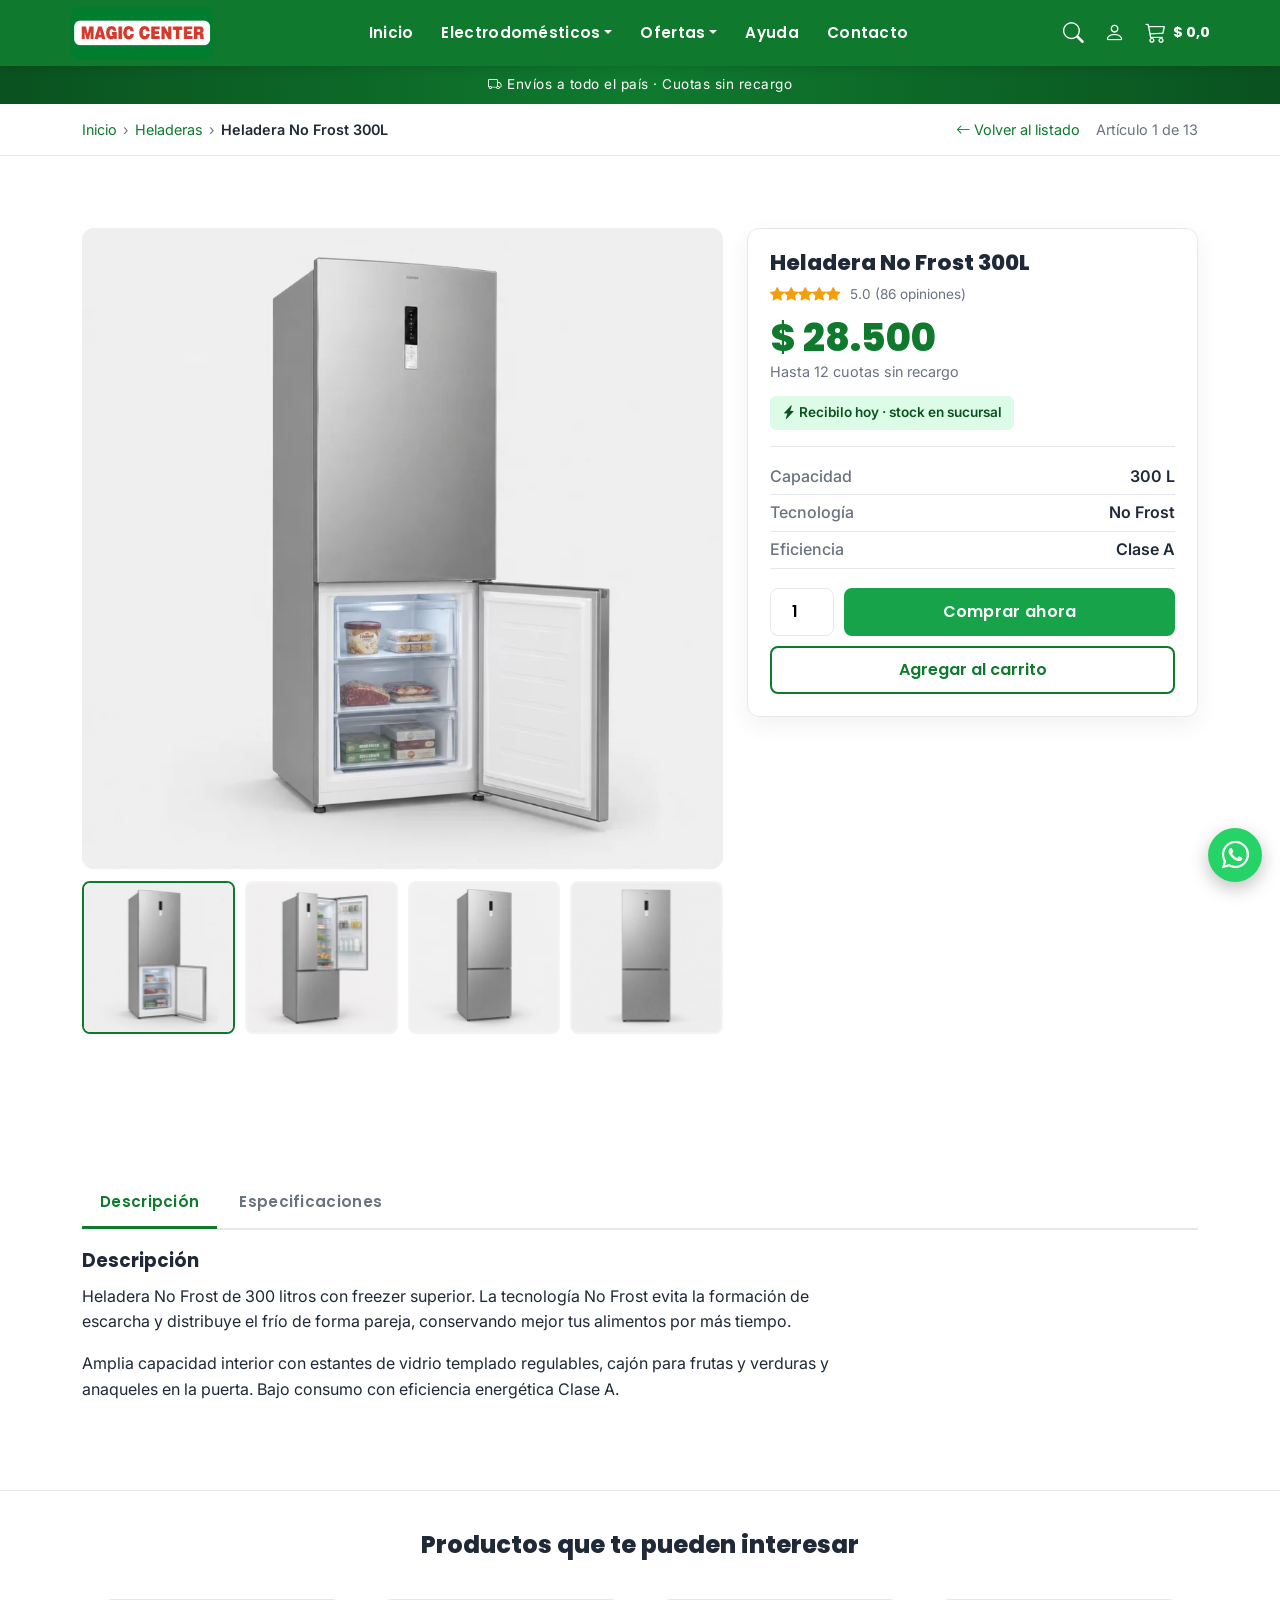
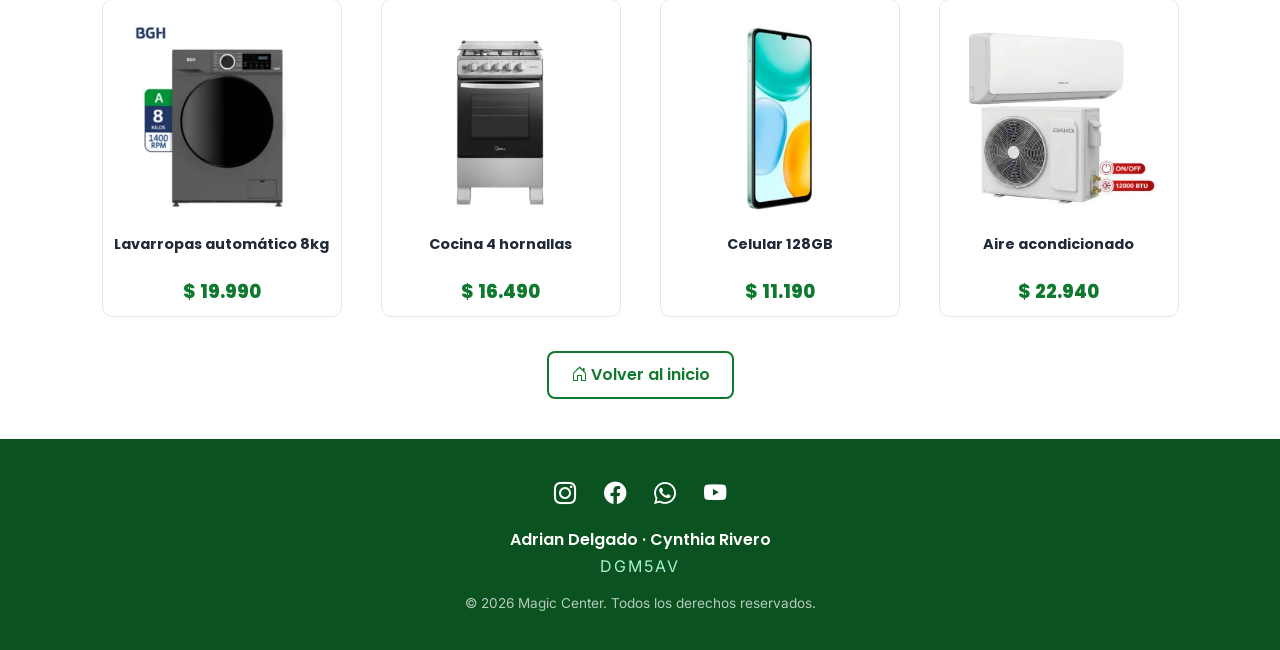
<file: secciones/producto.html>
<!DOCTYPE html>
<html lang="es">
<head>
    <meta charset="UTF-8">
    <meta name="viewport" content="width=device-width, initial-scale=1.0">
    <link rel="icon" type="image/jpeg" href="../multimedia/favicon.jpg">
    <title>Heladera No Frost 300L — Magic Center</title>

    <link rel="stylesheet" href="../estilos/bootstrap.css">
    <link rel="stylesheet" href="https://cdn.jsdelivr.net/npm/bootstrap-icons@1.11.3/font/bootstrap-icons.css">

    <!-- Las 2 tipografías linkeadas: Poppins + Inter -->
    <link rel="preconnect" href="https://fonts.googleapis.com">
    <link rel="preconnect" href="https://fonts.gstatic.com" crossorigin>
    <link rel="stylesheet" href="https://fonts.googleapis.com/css2?family=Poppins:wght@600;700;800&family=Inter:wght@400;500;600&display=swap">

    <link rel="stylesheet" href="../estilos/estilos.css">
</head>
<body>

    <header>
        <h1 class="site-logo">
            <a href="../index.html">Magic Center</a>
        </h1>

        <nav class="navbar navbar-expand-lg">
            <div class="container">
                <button class="navbar-toggler" type="button" data-bs-toggle="collapse" data-bs-target="#menuPrincipal" aria-controls="menuPrincipal" aria-expanded="false" aria-label="Abrir menú">
                    <span class="navbar-toggler-icon"></span>
                </button>
                <div class="collapse navbar-collapse" id="menuPrincipal">
                    <ul class="navbar-nav ms-auto">
                        <!-- Mi cuenta: primer ítem en el menú hamburguesa (mobile/tablet). En desktop va en el header. -->
                        <li class="nav-item d-lg-none">
                            <a class="nav-link" href="#"><i class="bi bi-person"></i> Mi cuenta</a>
                        </li>
                        <!-- Inicio: solo desktop (en mobile el logo ya lleva al inicio). -->
                        <li class="nav-item d-none d-lg-block">
                            <a class="nav-link" href="../index.html#inicio"><i class="bi bi-house-door"></i> Inicio</a>
                        </li>
                        <li class="nav-item dropdown">
                            <a class="nav-link dropdown-toggle" href="../index.html#categorias" role="button" data-bs-toggle="dropdown" aria-expanded="false"><i class="bi bi-grid"></i> Electrodomésticos</a>
                            <ul class="dropdown-menu">
                                <li><a class="dropdown-item" href="producto.html"><i class="bi bi-snow"></i> Heladeras</a></li>
                                <li><a class="dropdown-item" href="proximamente.html"><i class="bi bi-water"></i> Lavarropas</a></li>
                                <li><a class="dropdown-item" href="proximamente.html"><i class="bi bi-fire"></i> Cocinas</a></li>
                                <li><a class="dropdown-item" href="proximamente.html"><i class="bi bi-tv"></i> TV &amp; Audio</a></li>
                                <li><a class="dropdown-item" href="proximamente.html"><i class="bi bi-phone"></i> Celulares</a></li>
                            </ul>
                        </li>
                        <li class="nav-item dropdown">
                            <a class="nav-link dropdown-toggle" href="../index.html#destacados" role="button" data-bs-toggle="dropdown" aria-expanded="false"><i class="bi bi-tag"></i> Ofertas</a>
                            <ul class="dropdown-menu">
                                <li><a class="dropdown-item" href="../index.html#destacados"><i class="bi bi-tag"></i> Destacados</a></li>
                                <li><a class="dropdown-item" href="lavarropas.html"><i class="bi bi-lightning-charge"></i> Liquidación</a></li>
                                <li><a class="dropdown-item" href="producto.html"><i class="bi bi-box-seam"></i> Ver producto</a></li>
                            </ul>
                        </li>
                        <li class="nav-item">
                            <a class="nav-link" href="../index.html#faq"><i class="bi bi-question-circle"></i> Ayuda</a>
                        </li>
                        <li class="nav-item">
                            <a class="nav-link" href="../index.html#contacto"><i class="bi bi-envelope"></i> Contacto</a>
                        </li>
                    </ul>
                </div>
            </div>
        </nav>

        <!-- Acciones de usuario: buscar + cuenta + carrito (derecha del header) -->
        <ul class="header-acciones list-unstyled">
            <li class="acc-buscar">
                <a href="#" aria-label="Buscar productos">
                    <i class="bi bi-search"></i>
                </a>
            </li>
            <li class="acc-cuenta">
                <a href="#" aria-label="Mi cuenta">
                    <i class="bi bi-person"></i><span>Mi cuenta</span>
                </a>
            </li>
            <li class="acc-carrito">
                <a href="#" aria-label="Carrito de compras">
                    <i class="bi bi-cart3"></i><span class="cart-total">$ 0,0</span>
                </a>
            </li>
        </ul>
    </header>

    <!-- Barra de envíos / cuotas: debajo del header/nav -->
    <div class="topbar">
        <p><i class="bi bi-truck"></i> Envíos a todo el país &middot; Cuotas sin recargo</p>
    </div>

    <main>

        <!-- Breadcrumb + paginador, jerarquizados (contraste y tamaño legibles) -->
        <nav class="ficha-nav" aria-label="Ubicación">
            <div class="container">
                <ol class="breadcrumb list-unstyled">
                    <li><a href="../index.html">Inicio</a></li>
                    <li><a href="../index.html#categorias">Heladeras</a></li>
                    <li aria-current="page">Heladera No Frost 300L</li>
                </ol>
                <div class="paginador">
                    <a href="../index.html#destacados"><i class="bi bi-arrow-left"></i> Volver al listado</a>
                    <span>Artículo 1 de 13</span>
                </div>
            </div>
        </nav>

        <!-- FICHA: galería (izq) + caja de compra sticky (der) -->
        <section id="ficha">
            <div class="container">
                <div class="row g-4">

                    <!-- Galería -->
                    <div class="col-12 col-lg-7">
                        <div class="galeria">
                            <figure class="ph-galeria">
                                <img id="galeria-principal" src="../multimedia/galeria-heladera-1-pc.webp" alt="Heladera No Frost 300L - vista 1">
                            </figure>
                            <ul class="galeria-miniaturas list-unstyled">
                                <li><figure class="ph-mini active" data-full="../multimedia/galeria-heladera-1-pc.webp" role="button" tabindex="0" aria-label="Ver vista 1"><img src="../multimedia/galeria-heladera-1-mobile.webp" alt="Vista 1"></figure></li>
                                <li><figure class="ph-mini" data-full="../multimedia/galeria-heladera-2-pc.webp" role="button" tabindex="0" aria-label="Ver vista 2"><img src="../multimedia/galeria-heladera-2-mobile.webp" alt="Vista 2"></figure></li>
                                <li><figure class="ph-mini" data-full="../multimedia/galeria-heladera-3-pc.webp" role="button" tabindex="0" aria-label="Ver vista 3"><img src="../multimedia/galeria-heladera-3-mobile.webp" alt="Vista 3"></figure></li>
                                <li><figure class="ph-mini" data-full="../multimedia/galeria-heladera-4-pc.png" role="button" tabindex="0" aria-label="Ver vista 4"><img src="../multimedia/galeria-heladera-4-mobile.png" alt="Vista 4"></figure></li>
                            </ul>
                        </div>
                    </div>

                    <!-- Caja de compra sticky -->
                    <div class="col-12 col-lg-5">
                        <div class="caja-compra">
                            <h2>Heladera No Frost 300L</h2>
                            <div class="card-rating" role="img" aria-label="Calificación 5 de 5">
                                <i class="bi bi-star-fill"></i><i class="bi bi-star-fill"></i><i class="bi bi-star-fill"></i><i class="bi bi-star-fill"></i><i class="bi bi-star-fill"></i>
                                <span class="rating-num">5.0 (86 opiniones)</span>
                            </div>

                            <p class="ficha-precio">$ 28.500</p>
                            <p class="ficha-cuotas">Hasta 12 cuotas sin recargo</p>

                            <span class="badge-envio"><i class="bi bi-lightning-charge-fill"></i> Recibilo hoy · stock en sucursal</span>

                            <!-- Datos clave como pares etiqueta-valor -->
                            <dl class="datos-clave">
                                <div><dt>Capacidad</dt><dd>300 L</dd></div>
                                <div><dt>Tecnología</dt><dd>No Frost</dd></div>
                                <div><dt>Eficiencia</dt><dd>Clase A</dd></div>
                            </dl>

                            <div class="compra-acciones">
                                <label for="cant" class="visually-hidden">Cantidad</label>
                                <input type="number" id="cant" class="input-cant" value="1" min="1" max="9">
                                <a href="#" class="btn btn-comprar w-100">Comprar ahora</a>
                            </div>
                            <a href="#" class="btn btn-secundario w-100">Agregar al carrito</a>
                        </div>
                    </div>
                </div>
            </div>
        </section>

        <!-- Pestañas: Descripción / Características / Especificaciones (tabla) -->
        <section id="detalle">
            <div class="container">
                <ul class="nav nav-tabs" id="tabsProducto" role="tablist">
                    <li class="nav-item" role="presentation">
                        <button class="nav-link active" id="tab-desc" data-bs-toggle="tab" data-bs-target="#panel-desc" type="button" role="tab" aria-controls="panel-desc" aria-selected="true">Descripción</button>
                    </li>
                    <li class="nav-item" role="presentation">
                        <button class="nav-link" id="tab-carac" data-bs-toggle="tab" data-bs-target="#panel-carac" type="button" role="tab" aria-controls="panel-carac" aria-selected="false">Especificaciones</button>
                    </li>
                </ul>

                <div class="tab-content">
                    <div class="tab-pane fade show active" id="panel-desc" role="tabpanel" aria-labelledby="tab-desc">
                        <h3>Descripción</h3>
                        <p>Heladera No Frost de 300 litros con freezer superior. La tecnología No Frost evita la formación de escarcha y distribuye el frío de forma pareja, conservando mejor tus alimentos por más tiempo.</p>
                        <p>Amplia capacidad interior con estantes de vidrio templado regulables, cajón para frutas y verduras y anaqueles en la puerta. Bajo consumo con eficiencia energética Clase A.</p>
                    </div>

                    <div class="tab-pane fade" id="panel-carac" role="tabpanel" aria-labelledby="tab-carac">
                        <h3>Especificaciones</h3>
                        <!-- Specs en TABLA con filas alternadas (resuelve el "bloque de texto plano") -->
                        <table class="tabla-specs">
                            <tbody>
                                <tr><th scope="row">Capacidad total</th><td>300 litros</td></tr>
                                <tr><th scope="row">Tecnología</th><td>No Frost</td></tr>
                                <tr><th scope="row">Tipo</th><td>Freezer superior</td></tr>
                                <tr><th scope="row">Eficiencia energética</th><td>Clase A</td></tr>
                                <tr><th scope="row">Estantes</th><td>Vidrio templado regulables</td></tr>
                                <tr><th scope="row">Color</th><td>Blanco</td></tr>
                                <tr><th scope="row">Garantía</th><td>12 meses oficial</td></tr>
                            </tbody>
                        </table>
                    </div>
                </div>
            </div>
        </section>

        <!-- Productos relacionados -->
        <section id="relacionados" class="relacionados">
            <div class="container">
                <h2>Productos que te pueden interesar</h2>
                <div id="carruselRelacionados" class="carousel slide" data-bs-ride="false">
                    <div class="carousel-inner">
                        <div class="carousel-item active">
                            <div class="row justify-content-center g-3">
                                <div class="col-6 col-md-4">
                                    <a href="lavarropas.html" class="card-rel">
                                        <figure class="rel-img"><img src="../multimedia/productosdestacados-lavarropas-mobile.webp" alt="Lavarropas automático 8kg" loading="lazy"></figure>
                                        <h3>Lavarropas automático 8kg</h3>
                                        <p class="rel-precio">$ 19.990</p>
                                    </a>
                                </div>
                                <div class="col-6 col-md-4">
                                    <a href="proximamente.html" class="card-rel">
                                        <figure class="rel-img"><img src="../multimedia/categoria-cocina-mobile.webp" alt="Cocina 4 hornallas" loading="lazy"></figure>
                                        <h3>Cocina 4 hornallas</h3>
                                        <p class="rel-precio">$ 16.490</p>
                                    </a>
                                </div>
                            </div>
                        </div>
                        <div class="carousel-item">
                            <div class="row justify-content-center g-3">
                                <div class="col-6 col-md-4">
                                    <a href="proximamente.html" class="card-rel">
                                        <figure class="rel-img"><img src="../multimedia/categoria-celular-mobile.webp" alt="Celular 128GB" loading="lazy"></figure>
                                        <h3>Celular 128GB</h3>
                                        <p class="rel-precio">$ 11.190</p>
                                    </a>
                                </div>
                                <div class="col-6 col-md-4">
                                    <a href="proximamente.html" class="card-rel">
                                        <figure class="rel-img"><img src="../multimedia/categoria-climatizacion-mobile.webp" alt="Aire acondicionado" loading="lazy"></figure>
                                        <h3>Aire acondicionado</h3>
                                        <p class="rel-precio">$ 22.940</p>
                                    </a>
                                </div>
                            </div>
                        </div>
                    </div>

                    <button class="carousel-control-prev" type="button" data-bs-target="#carruselRelacionados" data-bs-slide="prev">
                        <span class="carousel-control-prev-icon" aria-hidden="true"></span>
                        <span class="visually-hidden">Anterior</span>
                    </button>
                    <button class="carousel-control-next" type="button" data-bs-target="#carruselRelacionados" data-bs-slide="next">
                        <span class="carousel-control-next-icon" aria-hidden="true"></span>
                        <span class="visually-hidden">Siguiente</span>
                    </button>

                    <div class="carousel-indicators">
                        <button type="button" data-bs-target="#carruselRelacionados" data-bs-slide-to="0" class="active" aria-current="true" aria-label="Grupo 1"></button>
                        <button type="button" data-bs-target="#carruselRelacionados" data-bs-slide-to="1" aria-label="Grupo 2"></button>
                    </div>
                </div>
                <div class="text-center mt-4">
                    <a href="../index.html" class="btn btn-secundario"><i class="bi bi-house-door"></i> Volver al inicio</a>
                </div>
            </div>
        </section>

    </main>

    <footer>
        <div class="container text-center">
            <ul class="list-unstyled redes">
                <li><a href="https://instagram.com/" aria-label="Instagram"><i class="bi bi-instagram"></i></a></li>
                <li><a href="https://facebook.com/" aria-label="Facebook"><i class="bi bi-facebook"></i></a></li>
                <li><a href="https://wa.me/" aria-label="WhatsApp"><i class="bi bi-whatsapp"></i></a></li>
                <li><a href="https://youtube.com/" aria-label="YouTube"><i class="bi bi-youtube"></i></a></li>
            </ul>
            <p class="footer-alumnos">Adrian Delgado &middot; Cynthia Rivero</p>
            <p class="footer-carrera">DGM5AV</p>
            <p>&copy; 2026 Magic Center. Todos los derechos reservados.</p>
        </div>
    </footer>

    <a href="https://wa.me/" class="whatsapp-float" aria-label="Escribinos por WhatsApp"><i class="bi bi-whatsapp"></i></a>

    <script src="../js/bootstrap.bundle.min.js"></script>

    <!-- Lightbox de la galería -->
    <div class="lightbox" id="lightbox" aria-hidden="true">
        <button class="lightbox-cerrar" aria-label="Cerrar">&times;</button>
        <button class="lightbox-nav lightbox-prev" aria-label="Imagen anterior">&#8249;</button>
        <img id="lightbox-img" src="../multimedia/galeria-heladera-1-pc.webp" alt="Imagen ampliada del producto">
        <button class="lightbox-nav lightbox-next" aria-label="Imagen siguiente">&#8250;</button>
    </div>

    <!-- Galería: miniaturas cambian la principal + lightbox al ampliar -->
    <script>
        (function () {
            const principal = document.getElementById('galeria-principal');
            const minis = [...document.querySelectorAll('.galeria-miniaturas .ph-mini')];
            const fulls = minis.map(m => m.getAttribute('data-full'));
            const imgs = fulls.filter((v, i) => fulls.indexOf(v) === i); // vistas únicas

            function activar(mini) {
                const full = mini.getAttribute('data-full');
                if (full && principal) principal.setAttribute('src', full);
                minis.forEach(m => m.classList.remove('active'));
                mini.classList.add('active');
            }
            minis.forEach(mini => {
                mini.addEventListener('click', () => activar(mini));
                mini.addEventListener('keydown', e => {
                    if (e.key === 'Enter' || e.key === ' ') { e.preventDefault(); activar(mini); }
                });
            });

            // Lightbox (galería ampliada)
            const lb = document.getElementById('lightbox');
            const lbImg = document.getElementById('lightbox-img');
            let idx = 0;
            function mostrar() { lbImg.setAttribute('src', imgs[idx]); }
            function abrir() {
                idx = Math.max(0, imgs.indexOf(principal.getAttribute('src')));
                mostrar();
                lb.classList.add('open');
                lb.setAttribute('aria-hidden', 'false');
            }
            function cerrar() { lb.classList.remove('open'); lb.setAttribute('aria-hidden', 'true'); }
            function mover(d) { idx = (idx + d + imgs.length) % imgs.length; mostrar(); }

            if (principal) principal.addEventListener('click', abrir);
            lb.querySelector('.lightbox-cerrar').addEventListener('click', cerrar);
            lb.querySelector('.lightbox-prev').addEventListener('click', e => { e.stopPropagation(); mover(-1); });
            lb.querySelector('.lightbox-next').addEventListener('click', e => { e.stopPropagation(); mover(1); });
            lb.addEventListener('click', e => { if (e.target === lb) cerrar(); });
            document.addEventListener('keydown', e => {
                if (!lb.classList.contains('open')) return;
                if (e.key === 'Escape') cerrar();
                else if (e.key === 'ArrowLeft') mover(-1);
                else if (e.key === 'ArrowRight') mover(1);
            });
        })();
    </script>
</body>
</html>
</file>
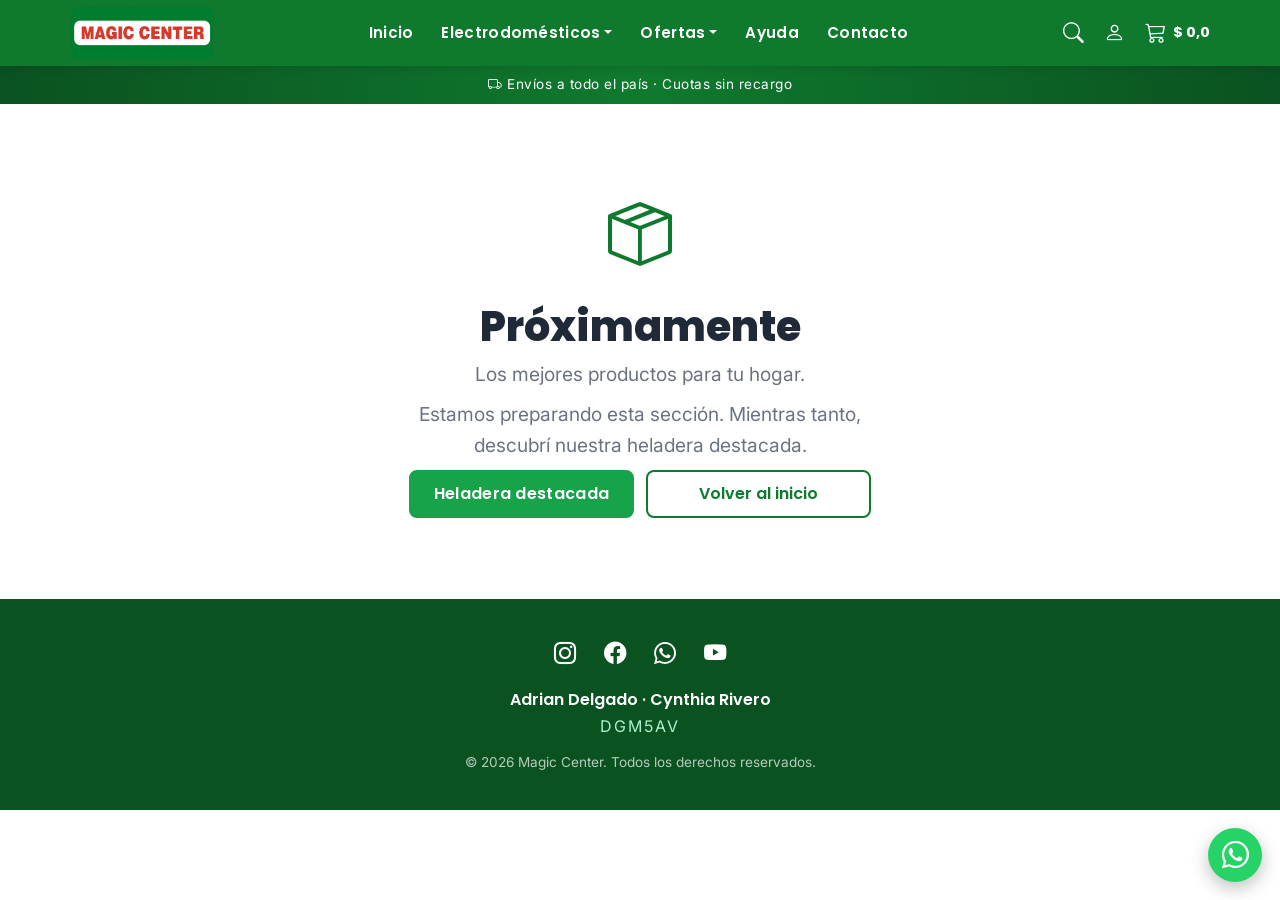
<file: secciones/proximamente.html>
<!DOCTYPE html>
<html lang="es">
<head>
    <meta charset="UTF-8">
    <meta name="viewport" content="width=device-width, initial-scale=1.0">
    <link rel="icon" type="image/jpeg" href="../multimedia/favicon.jpg">
    <title>Próximamente — Magic Center</title>

    <link rel="stylesheet" href="../estilos/bootstrap.css">
    <link rel="stylesheet" href="https://cdn.jsdelivr.net/npm/bootstrap-icons@1.11.3/font/bootstrap-icons.css">

    <!-- Las 2 tipografías linkeadas: Poppins + Inter -->
    <link rel="preconnect" href="https://fonts.googleapis.com">
    <link rel="preconnect" href="https://fonts.gstatic.com" crossorigin>
    <link rel="stylesheet" href="https://fonts.googleapis.com/css2?family=Caveat:wght@600;700&family=Poppins:wght@600;700;800&family=Inter:wght@400;500;600&display=swap">

    <link rel="stylesheet" href="../estilos/estilos.css">
</head>
<body>

    <header>
        <h1 class="site-logo">
            <a href="../index.html">Magic Center</a>
        </h1>

        <nav class="navbar navbar-expand-lg">
            <div class="container">
                <button class="navbar-toggler" type="button" data-bs-toggle="collapse" data-bs-target="#menuPrincipal" aria-controls="menuPrincipal" aria-expanded="false" aria-label="Abrir menú">
                    <span class="navbar-toggler-icon"></span>
                </button>
                <div class="collapse navbar-collapse" id="menuPrincipal">
                    <ul class="navbar-nav ms-auto">
                        <li class="nav-item d-lg-none">
                            <a class="nav-link" href="#"><i class="bi bi-person"></i> Mi cuenta</a>
                        </li>
                        <li class="nav-item d-none d-lg-block">
                            <a class="nav-link" href="../index.html#inicio"><i class="bi bi-house-door"></i> Inicio</a>
                        </li>
                        <li class="nav-item dropdown">
                            <a class="nav-link dropdown-toggle" href="../index.html#categorias" role="button" data-bs-toggle="dropdown" aria-expanded="false"><i class="bi bi-grid"></i> Electrodomésticos</a>
                            <ul class="dropdown-menu">
                                <li><a class="dropdown-item" href="producto.html"><i class="bi bi-snow"></i> Heladeras</a></li>
                                <li><a class="dropdown-item" href="proximamente.html"><i class="bi bi-water"></i> Lavarropas</a></li>
                                <li><a class="dropdown-item" href="proximamente.html"><i class="bi bi-fire"></i> Cocinas</a></li>
                                <li><a class="dropdown-item" href="proximamente.html"><i class="bi bi-tv"></i> TV &amp; Audio</a></li>
                                <li><a class="dropdown-item" href="proximamente.html"><i class="bi bi-phone"></i> Celulares</a></li>
                            </ul>
                        </li>
                        <li class="nav-item dropdown">
                            <a class="nav-link dropdown-toggle" href="../index.html#destacados" role="button" data-bs-toggle="dropdown" aria-expanded="false"><i class="bi bi-tag"></i> Ofertas</a>
                            <ul class="dropdown-menu">
                                <li><a class="dropdown-item" href="../index.html#destacados"><i class="bi bi-tag"></i> Destacados</a></li>
                                <li><a class="dropdown-item" href="lavarropas.html"><i class="bi bi-lightning-charge"></i> Liquidación</a></li>
                                <li><a class="dropdown-item" href="producto.html"><i class="bi bi-box-seam"></i> Ver producto</a></li>
                            </ul>
                        </li>
                        <li class="nav-item">
                            <a class="nav-link" href="../index.html#faq"><i class="bi bi-question-circle"></i> Ayuda</a>
                        </li>
                        <li class="nav-item">
                            <a class="nav-link" href="../index.html#contacto"><i class="bi bi-envelope"></i> Contacto</a>
                        </li>
                    </ul>
                </div>
            </div>
        </nav>

        <ul class="header-acciones list-unstyled">
            <li class="acc-buscar">
                <a href="#" aria-label="Buscar productos">
                    <i class="bi bi-search"></i>
                </a>
            </li>
            <li class="acc-cuenta">
                <a href="#" aria-label="Mi cuenta">
                    <i class="bi bi-person"></i><span>Mi cuenta</span>
                </a>
            </li>
            <li class="acc-carrito">
                <a href="#" aria-label="Carrito de compras">
                    <i class="bi bi-cart3"></i><span class="cart-total">$ 0,0</span>
                </a>
            </li>
        </ul>
    </header>

    <!-- Barra de envíos / cuotas: debajo del header/nav -->
    <div class="topbar">
        <p><i class="bi bi-truck"></i> Envíos a todo el país &middot; Cuotas sin recargo</p>
    </div>

    <main>
        <section id="proximamente" class="proximamente">
            <div class="container">
                <i class="bi bi-box-seam"></i>
                <h2>Próximamente</h2>
                <p>Los mejores productos <br class="d-sm-none">para tu hogar.</p>
                <p class="prox-sub">Estamos preparando esta sección. Mientras tanto, descubrí nuestra heladera destacada.</p>
                <div class="prox-acciones">
                    <a href="producto.html" class="btn btn-comprar">Heladera destacada</a>
                    <a href="../index.html" class="btn btn-secundario">Volver al inicio</a>
                </div>
            </div>
        </section>
    </main>

    <footer>
        <div class="container text-center">
            <ul class="list-unstyled redes">
                <li><a href="https://instagram.com/" aria-label="Instagram"><i class="bi bi-instagram"></i></a></li>
                <li><a href="https://facebook.com/" aria-label="Facebook"><i class="bi bi-facebook"></i></a></li>
                <li><a href="https://wa.me/" aria-label="WhatsApp"><i class="bi bi-whatsapp"></i></a></li>
                <li><a href="https://youtube.com/" aria-label="YouTube"><i class="bi bi-youtube"></i></a></li>
            </ul>
            <p class="footer-alumnos">Adrian Delgado &middot; Cynthia Rivero</p>
            <p class="footer-carrera">DGM5AV</p>
            <p>&copy; 2026 Magic Center. Todos los derechos reservados.</p>
        </div>
    </footer>

    <a href="https://wa.me/" class="whatsapp-float" aria-label="Escribinos por WhatsApp"><i class="bi bi-whatsapp"></i></a>

    <script src="../js/bootstrap.bundle.min.js"></script>
</body>
</html>
</file>
<file: estilos/estilos.css>
/* =========================================================
   MAGIC CENTER — estilos.css
   ---------------------------------------------------------
   Hoja principal del rediseño (Final Web). Carga DESPUÉS de
   bootstrap.css, así que puede pisar reglas de Bootstrap.

   Orden:
     1) Paleta funcional y variables
     2) Base (tipografías, títulos, secciones)
     3) Botones (CTA único)
     4) Topbar + Header + logo en h1 (background)
     5) Navbar / menús
     6) Banner hero (carousel)
     7) Beneficios
     8) Categorías (grid uniforme)
     9) Cards de producto destacado
    10) Video
    11) FAQ + newsletter
    12) Contacto + footer + WhatsApp flotante
    13) Ficha de producto (galería + caja sticky + tabs + tabla)
    14) Placeholders de imagen
    15) Animación fade-in

   Breakpoints:
     - Mobile: base
     - Tablet: @media (min-width: 768px)
     - PC:     @media (min-width: 992px / 1024px)
   ========================================================= */

/* ============================================
   1) Paleta funcional (resuelve "paleta sin sistema")
   ============================================ */
:root {
    --verde-institucional: #0f7a2e; /* marca, header, navegación */
    --verde-oscuro: #0a5220;        /* header / hover fondos */
    --verde-accion: #16a34a;        /* ÚNICO color de CTA */
    --verde-accion-hover: #128a3e;
    --rojo-oferta: #d92d20;         /* SOLO descuentos / urgencia */
    --gris-carbon: #1f2937;         /* texto principal */
    --gris-medio: #6b7280;          /* texto secundario */
    --gris-claro: #f3f4f6;          /* fondos secundarios */
    --blanco: #ffffff;
    --borde: #e5e7eb;

    --fuente-titulo: 'Poppins', 'Segoe UI', sans-serif;
    --fuente-cuerpo: 'Inter', 'Segoe UI', system-ui, sans-serif;
}

/* ============================================
   2) Base
   ============================================ */
html, body {
    overflow-x: clip;
    max-width: 100%;
    margin: 0;
    padding: 0;
}

/* La nav sticky no debe tapar el título al saltar con anclas */
html {
    scroll-behavior: smooth;
    scroll-padding-top: 120px;
}

body {
    background-color: var(--blanco);
    color: var(--gris-carbon);
    font-family: var(--fuente-cuerpo);
    font-size: 1rem;
    line-height: 1.6;
}

/* Jerarquía tipográfica clara (resuelve "falta de jerarquía") */
h1, h2, h3 {
    font-family: var(--fuente-titulo);
    color: var(--gris-carbon);
    line-height: 1.15;
}

h2 {
    font-size: 1.9rem;
    font-weight: 800;
    margin-bottom: .5rem;
}

h3 {
    font-size: 1.15rem;
    font-weight: 700;
}

a {
    color: var(--verde-institucional);
    text-decoration: none;
}

a:hover {
    color: var(--verde-accion);
}

/* Padding vertical de las secciones (mobile: más compacto para no dejar
   tanto aire entre una sección y otra) */
section {
    padding: 28px 16px;
}

@media (min-width: 992px) {
    section {
        padding: 72px 0;
    }
    /* Categorías → Destacados quedaban muy separadas (72px de una + 72px de
       la otra = ~144px de aire). Reducimos el encuentro entre ambas para que
       "Productos destacados" no quede tan abajo. */
    #categorias { padding-bottom: 32px; }
    #destacados { padding-top: 24px; }
}

/* Cada sección con encabezado centrado + descripción suave */
section > .container > h2 {
    text-align: center;
}

section > .container > h2 + p {
    text-align: center;
    color: var(--gris-medio);
    margin-bottom: 2rem;
}

/* ============================================
   3) Botones — CTA único (verde acción)
   ============================================ */
.btn-comprar {
    background-color: var(--verde-accion);
    border: 2px solid var(--verde-accion);
    color: var(--blanco);
    font-family: var(--fuente-titulo);
    font-weight: 600;
    letter-spacing: .3px;
    padding: 10px 22px;
    border-radius: 8px;
    transition: background-color .2s ease, transform .15s ease;
}

.btn-comprar:hover {
    background-color: var(--verde-accion-hover);
    border-color: var(--verde-accion-hover);
    color: var(--blanco);
    transform: translateY(-1px);
}

/* Botón secundario (contorno) para acciones no dominantes */
.btn-secundario {
    background-color: transparent;
    border: 2px solid var(--verde-institucional);
    color: var(--verde-institucional);
    font-family: var(--fuente-titulo);
    font-weight: 600;
    padding: 10px 22px;
    border-radius: 8px;
    margin-top: 10px;
    transition: background-color .2s ease, color .2s ease;
}

.btn-secundario:hover {
    background-color: var(--verde-institucional);
    color: var(--blanco);
}

/* ============================================
   4) Topbar + Header + logo en H1 (background)
   ============================================ */
.topbar {
    background-color: var(--verde-oscuro); /* fallback */
    background-image: linear-gradient(90deg,
        var(--verde-oscuro) 0%,
        var(--verde-institucional) 50%,
        var(--verde-oscuro) 100%);
    color: var(--blanco);
}

.topbar p {
    margin: 0;
    text-align: center;
    font-size: .85rem;
    letter-spacing: .5px;
    padding: 8px 16px;
}

header {
    position: sticky;
    top: 0;
    z-index: 1030;
    background-color: var(--verde-institucional);
    display: flex;
    align-items: center;
    justify-content: space-between;
    padding: 6px 16px;
    box-shadow: 0 2px 10px rgba(0, 0, 0, .12);
    overflow: visible;   /* permite que el menú desplegable baje sin recortarse */
}

/* LOGO en <h1> pintado con background-image. El texto del <a> queda
   oculto (text-indent) pero accesible para lectores de pantalla y SEO. */
.site-logo {
    margin: 0;
    padding: 0;
}

.site-logo a {
    display: block;
    width: 128px;
    height: 48px;
    background-image: url('../multimedia/logo-og-e1746317410831.webp');
    background-repeat: no-repeat;
    background-position: center;
    background-size: contain;
    text-indent: -9999px;
    overflow: hidden;
    white-space: nowrap;
}

@media (min-width: 992px) {
    header {
        padding-left: max(16px, calc((100% - 1140px) / 2));
        padding-right: max(16px, calc((100% - 1140px) / 2));
    }
    .site-logo a {
        width: 144px;
        height: 54px;
    }
}

/* Acciones de usuario (Mi cuenta + carrito) a la derecha del header.
   Con 3 zonas (logo · menú · acciones), el space-between del header
   reparte el ancho y llena el espacio verde que antes quedaba vacío. */
.header-acciones {
    display: flex;
    align-items: center;
    gap: 20px;
    margin: 0;
}

.header-acciones a {
    display: flex;
    align-items: center;
    gap: 7px;
    color: var(--blanco);
    font-family: var(--fuente-titulo);
    font-weight: 600;
    font-size: .9rem;
    white-space: nowrap;
}

.header-acciones a:hover {
    color: #d1fae5;
}

.header-acciones i {
    font-size: 1.3rem;
}

/* "Mi cuenta": solo el ícono (el texto queda como aria-label para accesibilidad). */
.acc-cuenta span {
    display: none;
}

.cart-total {
    font-weight: 700;
}

/* Mobile/tablet: mismo orden que la original —
   hamburguesa (izq) · logo (centro) · íconos buscar+carrito (der). */
@media (max-width: 991px) {
    /* position:static hace que el desplegable NO se ancle al navbar angosto,
       sino al header (sticky) → así se abre a todo el ancho y por encima
       del contenido (banner / bajada). */
    header > .navbar { order: 1; flex: 0 0 auto; position: static; }
    .site-logo { order: 2; flex: 1 1 auto; min-width: 0; }
    .site-logo a {                           /* centra el logo */
        margin: 0 auto;
        width: 136px;
        height: 51px;
    }
    .header-acciones { order: 3; gap: 16px; }
    .acc-cuenta { display: none; }           /* en mobile/tablet: solo buscar + carrito (Mi cuenta va en el menú) */
    .header-acciones span { display: none; } /* íconos sin texto */
    .header-acciones i { font-size: 1.2rem; }
}

/* ============================================
   5) Navbar / menús (patrón único, alto contraste)
   ============================================ */
.navbar {
    padding: 0;
    flex: 0 1 auto;
}

/* El container de Bootstrap dentro del nav impone ~1140px fijos; lo dejamos
   ajustarse al contenido para no romper el reparto logo · menú · acciones. */
.navbar > .container {
    width: auto;
    max-width: none;
    margin: 0;
    padding: 0;
}

.navbar-toggler {
    border: none;
    padding: 4px 6px;
    box-shadow: none !important;
}

.navbar-toggler:focus {
    box-shadow: none !important;
}

.navbar-toggler-icon {
    filter: invert(1);
}

.nav-link {
    color: var(--blanco) !important;
    font-family: var(--fuente-titulo);
    font-weight: 600;
    font-size: .95rem;
    letter-spacing: .3px;
    padding: 10px 14px !important;
}

.nav-link:hover,
.nav-link:focus {
    color: #d1fae5 !important;
}

/* Link activo (scrollspy): subrayado claro */
.nav-link.active {
    color: var(--blanco) !important;
    border-bottom: 2px solid var(--blanco);
}

/* Desktop (≥992px): el menú PRINCIPAL va solo texto (Inicio, Electrodomésticos…),
   pero los ítems de los desplegables (Heladeras, Destacados…) sí llevan ícono.
   Los del header (cuenta · lupa · carrito) se mantienen. */
@media (min-width: 992px) {
    .nav-link i {
        display: none;
    }
}

/* Menú desplegable estandarizado */
.dropdown-menu {
    border: none;
    border-radius: 10px;
    box-shadow: 0 10px 30px rgba(0, 0, 0, .25);
    padding: 8px;
    background-color: var(--verde-oscuro); /* verde integrado con el header */
}

.dropdown-item {
    color: var(--blanco);
    font-weight: 500;
    border-radius: 6px;
    padding: 8px 12px;
}

.dropdown-item i {
    color: var(--blanco);
    margin-right: 8px;
}

.dropdown-item:hover,
.dropdown-item:focus {
    background-color: rgba(255, 255, 255, .14);
    color: var(--blanco);
}

.dropdown-item:hover i {
    color: var(--blanco);
}

/* Mobile/tablet: menú a todo el ancho debajo del header */
@media (max-width: 991px) {
    .navbar-collapse {
        position: absolute;
        top: 100%;
        left: 0;
        right: 0;
        background-color: var(--verde-institucional);
        box-shadow: 0 8px 20px rgba(0, 0, 0, .3);
        padding: 8px 16px;
        z-index: 1030;
    }
}

/* ============================================
   Bajada / gancho — tagline arriba del banner
   Fondo claro entre el header verde y el hero verde,
   con el gancho en color acento para que "respire".
   ============================================ */
.bajada {
    background-color: var(--blanco);   /* sin fondo de color */
    text-align: center;
    padding: 18px 16px;
}

.bajada p {
    margin: 0;
    font-family: 'Caveat', cursive;  /* tipografía amigable, manuscrita */
    font-weight: 700;
    font-size: 1.8rem;
    line-height: 1.05;               /* dos líneas juntas y prolijas */
    color: var(--verde-institucional);
}

@media (min-width: 992px) {
    .bajada p { font-size: 2.4rem; }
}

/* ============================================
   6) Banner hero (carousel) — un único foco: precio dominante
   ============================================ */
#inicio {
    position: relative;
    padding: 0;   /* banner full-bleed: sin gutters ni aire arriba/abajo */
}

#inicio .ph-hero {
    height: 60vh;
    min-height: 340px;
    margin: 0;
}

/* Imagen real del banner: llena el hero y recorta con cover */
.hero-img {
    display: block;
    width: 100%;
    height: 60vh;
    min-height: 340px;
    object-fit: cover;
    object-position: center;
}

/* Overlay oscuro degradado desde la izquierda para que el texto (que va
   a la izquierda) se lea siempre, sin tapar el producto de la derecha. */
#inicio .carousel-item {
    position: relative;
}

#inicio .carousel-item::before {
    content: "";
    position: absolute;
    inset: 0;
    background: linear-gradient(90deg,
        rgba(0, 0, 0, .6) 0%,
        rgba(0, 0, 0, .35) 35%,
        rgba(0, 0, 0, 0) 65%);
    z-index: 1;
}

#inicio .carousel-caption {
    z-index: 2;
}

.carousel-caption {
    right: 8%;
    left: 8%;
    bottom: auto;
    top: 50%;
    transform: translateY(-50%);
    text-align: left;
    text-shadow: 0 2px 12px rgba(0, 0, 0, .45);
}

.hero-kicker {
    font-family: var(--fuente-titulo);
    text-transform: uppercase;
    letter-spacing: 3px;
    font-size: .8rem;
    font-weight: 600;
    margin: 0;
}

.hero-title {
    font-family: var(--fuente-titulo);
    color: var(--blanco);
    font-size: 1.8rem;
    font-weight: 700;
    margin: .3rem 0;
    max-width: 12ch;
}

/* El precio es el elemento DOMINANTE del banner */
.hero-price {
    font-family: var(--fuente-titulo);
    font-size: 3.4rem;
    font-weight: 800;
    color: var(--blanco);
    line-height: 1;
    margin: .2rem 0 1rem;
}

/* Tablet (768–991): paso intermedio de tamaños entre mobile y PC.
   La bajada pasa a una sola línea (el <br> se oculta con d-md-none). */
@media (min-width: 768px) and (max-width: 991.98px) {
    .bajada p { font-size: 2.3rem; }
    .hero-title { font-size: 2.1rem; }
    .hero-price { font-size: 4.2rem; }
}

@media (min-width: 992px) {
    .hero-title { font-size: 2.4rem; }
    .hero-price { font-size: 5rem; }
}

/* Pantallas grandes (≥1200): alineamos el texto con el .container del resto
   del sitio (así deja de quedar pegado al borde izquierdo) y agrandamos los
   tipos para que el banner no se vea chico en monitores anchos. */
@media (min-width: 1200px) {
    .carousel-caption {
        left: 50%;
        right: auto;
        transform: translate(-50%, -50%);
        width: 100%;
        max-width: 1140px;
        /* padding-left extra: corre el texto a la derecha para dejar ver
           la flecha "anterior" del carrusel sin que la tape. */
        padding: 0 12px 0 72px;
    }
    .hero-title { font-size: 3rem; max-width: 14ch; }
    .hero-price { font-size: 6rem; }
}

@media (min-width: 1400px) {
    .carousel-caption { max-width: 1320px; }
    .hero-title { font-size: 3.4rem; }
    .hero-price { font-size: 6.6rem; }
}

/* Mobile (≤575px): el producto suele quedar en la mitad inferior del banner,
   así que subimos el texto al espacio libre de arriba para no taparlo. */
@media (max-width: 575.98px) {
    .carousel-caption {
        top: 7%;
        transform: none;
    }
    /* Botón más compacto y corrido a la derecha para despejar el producto. */
    .carousel-caption .btn-comprar {
        padding: 8px 18px;
        font-size: .9rem;
        margin-left: 15%;
    }
}

/* ============================================
   7) Beneficios
   ============================================ */
#beneficios {
    background-color: var(--gris-claro);
    padding: 36px 16px;
}

.beneficios-grid i {
    font-size: 2.2rem;
    color: var(--verde-institucional);
    margin-bottom: .5rem;
    display: block;
}

.beneficios-grid h3 {
    font-size: 1.05rem;
    margin-bottom: .2rem;
}

.beneficios-grid p {
    color: var(--gris-medio);
    font-size: .9rem;
    margin: 0;
}

@media (max-width: 767px) {
    .beneficios-grid li { margin-bottom: 1.5rem; }
    .beneficios-grid li:last-child { margin-bottom: 0; }
}

/* ============================================
   8) Categorías (grid uniforme: mismo recorte y proporción)
   ============================================ */
.tarjeta-cat {
    display: block;
    text-align: center;
    color: var(--gris-carbon);
    background-color: var(--blanco);
    border: 1px solid var(--borde);
    border-radius: 12px;
    padding: 12px;
    transition: transform .18s ease, box-shadow .18s ease, border-color .18s ease;
}

.tarjeta-cat:hover {
    transform: translateY(-4px);
    box-shadow: 0 12px 24px rgba(0, 0, 0, .1);
    border-color: var(--verde-institucional);
    color: var(--verde-institucional);
}

.tarjeta-cat .ph-cat {
    aspect-ratio: 1 / 1; /* proporción uniforme para toda la grilla */
    border-radius: 8px;
    margin-bottom: 8px;
    overflow: hidden; /* recorta la foto al radio de la card */
}

/* La foto real llena el cuadro y se recorta parejo (mismo encuadre en toda la grilla) */
.tarjeta-cat .ph-cat picture,
.tarjeta-cat .ph-cat img {
    display: block;
    width: 100%;
    height: 100%;
    object-fit: cover;
}

.tarjeta-cat span {
    font-family: var(--fuente-titulo);
    font-weight: 600;
    /* Escala en pantallas chicas para que la etiqueta más larga
       ("Climatización") no toque los bordes; tope .95rem en tablet/PC. */
    font-size: clamp(.8rem, 3vw, .95rem);
}

/* ============================================
   9) Cards de producto destacado
   ============================================ */
#destacados .card {
    border: 1px solid var(--borde);
    border-radius: 12px;
    overflow: hidden;
    padding: 0;
    transition: box-shadow .18s ease, transform .18s ease;
}

#destacados .card:hover {
    transform: translateY(-4px);
    box-shadow: 0 14px 28px rgba(0, 0, 0, .1);
}

.ph-prod {
    aspect-ratio: 1 / 1;
    margin: 0;
    position: relative;
}

/* Foto real del producto: se posiciona absoluta para que el marco (aspect-ratio)
   mande la altura y no la imagen; así todas las cards quedan parejas.
   El badge (span posicionado) queda por encima gracias a su z-index. */
.ph-prod picture {
    position: absolute;
    inset: 0;
}

.ph-prod picture,
.ph-prod img {
    display: block;
    width: 100%;
    height: 100%;
    object-fit: cover;
}

/* Badge SOLO para ofertas/urgencia (rojo reservado) */
.badge-oferta {
    position: absolute;
    top: 10px;
    left: 10px;
    background-color: var(--rojo-oferta);
    color: var(--blanco);
    font-family: var(--fuente-titulo);
    font-weight: 700;
    font-size: .8rem;
    padding: 4px 10px;
    border-radius: 6px;
    z-index: 2;
}

#destacados .card-body {
    padding: 16px;
}

.card-title {
    font-size: 1rem;
    margin-bottom: .3rem;
}

/* Reserva 2 líneas para el título: así precio, estrellas y botón quedan
   alineados entre cards, tenga el título 1 o 2 líneas (arregla el desfasaje). */
#destacados .card-title {
    min-height: 2.4em;
}

.card-precio {
    font-family: var(--fuente-titulo);
    font-weight: 800;
    font-size: 1.4rem;
    color: var(--verde-institucional);
    margin: 0 0 .3rem;
}

.card-rating {
    color: #f59e0b;
    font-size: .9rem;
    margin-bottom: .8rem;
}

.rating-num {
    color: var(--gris-medio);
    font-family: var(--fuente-cuerpo);
    font-size: .85rem;
    margin-left: 6px;
}

/* ============================================
   9b) Liquidación (banner rojo + cards chicas)
   ============================================ */
#liquidacion {
    padding: 0 0 48px;
}

.liquidacion-banner {
    background-color: var(--rojo-oferta);
    color: var(--blanco);
    padding: 12px 0;
    margin-bottom: 28px;
    overflow: hidden; /* recorta lo que se sale al desplazarse */
}

/* Marquee: cinta con mensaje en movimiento infinito */
.marquee {
    overflow: hidden;
}

.marquee-track {
    display: flex;
    align-items: center;
    width: max-content;
    animation: marquee-scroll 30s linear infinite;
}

.liquidacion-banner:hover .marquee-track {
    animation-play-state: paused; /* se pausa al pasar el mouse */
}

.mq-item {
    display: inline-flex;
    align-items: center;
    gap: 1rem;              /* espacio fueguito → frase */
    padding: 0 1rem 0 0;    /* mismo espacio frase → próximo fueguito (queda parejo) */
    white-space: nowrap;
    font-family: var(--fuente-titulo);
    font-weight: 800;
    font-size: 1.1rem;
    letter-spacing: 1.5px;
    text-transform: uppercase;
}

@keyframes marquee-scroll {
    from { transform: translateX(0); }
    to   { transform: translateX(-50%); } /* una mitad exacta → loop sin cortes */
}

@media (prefers-reduced-motion: reduce) {
    .marquee-track { animation: none; }
}

.card-liq {
    display: flex;
    flex-direction: column;
    height: 100%; /* misma altura por fila → precios alineados abajo */
    position: relative;
    background-color: var(--blanco);
    border: 1px solid var(--borde);
    border-radius: 10px;
    padding: 10px;
    text-align: center;
    color: var(--gris-carbon);
    transition: transform .18s ease, box-shadow .18s ease;
}

.card-liq:hover {
    transform: translateY(-4px);
    box-shadow: 0 10px 22px rgba(0, 0, 0, .1);
    color: var(--gris-carbon);
}

.card-liq .ph-liq {
    aspect-ratio: 1 / 1;
    border-radius: 8px;
    overflow: hidden;
    background-color: var(--gris-claro);
    margin: 0 0 8px;
}

.card-liq .ph-liq img {
    width: 100%;
    height: 100%;
    object-fit: contain;
    display: block;
}

.card-liq h3 {
    font-size: .9rem;
    margin: 0 0 .3rem;
    min-height: 2.4em; /* alinea precios entre cards */
}

.card-liq .liq-precio-ant {
    color: var(--gris-medio);
    text-decoration: line-through;
    font-size: .85rem;
    margin: 0;
    margin-top: auto; /* ancla el bloque de precios al fondo de la card */
}

.card-liq .liq-precio {
    font-family: var(--fuente-titulo);
    font-weight: 800;
    color: var(--rojo-oferta);
    font-size: 1.2rem;
    margin: 0;
}

.card-liq .badge-oferta {
    position: absolute;
    top: 8px;
    left: 8px;
    z-index: 2;
}

/* ============================================
   10) Video
   ============================================ */
.reproductor-video {
    max-width: 900px;
    margin: 0 auto;
    aspect-ratio: 16 / 9;
    border-radius: 12px;
    overflow: hidden;
    box-shadow: 0 12px 30px rgba(0, 0, 0, .15);
}

.reproductor-video iframe,
.reproductor-video video {
    width: 100%;
    height: 100%;
    border: 0;
    display: block;
    object-fit: cover;
    background-color: #000;
}

/* ============================================
   11) FAQ + newsletter
   ============================================ */
#faq .accordion {
    max-width: 760px;
    margin: 0 auto;
}

.accordion-button {
    font-family: var(--fuente-titulo);
    font-weight: 600;
    color: var(--gris-carbon);
}

.accordion-button:not(.collapsed) {
    background-color: var(--gris-claro);
    color: var(--verde-institucional);
    box-shadow: none;
}

.accordion-button:focus {
    box-shadow: 0 0 0 .2rem rgba(22, 163, 74, .25);
}

.newsletter-cta {
    max-width: 620px;
    margin: 2.5rem auto 0;
    text-align: center;
    background-color: var(--gris-claro);
    border-radius: 12px;
    padding: 28px 20px;
}

.newsletter-form {
    display: flex;
    gap: 10px;
    justify-content: center;
    flex-wrap: wrap;
    margin-top: 12px;
}

.newsletter-input {
    flex: 1 1 260px;
    max-width: 320px;
    border: 1px solid var(--borde);
    border-radius: 8px;
    padding: 10px 14px;
    font-family: var(--fuente-cuerpo);
}

.newsletter-input:focus {
    outline: none;
    border-color: var(--verde-accion);
    box-shadow: 0 0 0 3px rgba(22, 163, 74, .2);
}

/* ============================================
   12) Contacto + footer + WhatsApp flotante
   ============================================ */
.contacto-grid {
    text-align: center;
    margin: 0;
}

.contacto-grid li {
    font-weight: 500;
    padding: 10px 0;
}

.contacto-grid i {
    color: var(--verde-institucional);
    margin-right: 6px;
}

/* Ítems clickeables: mantienen el texto oscuro y sólo cambian a verde en hover. */
.contacto-grid a {
    color: var(--gris-carbon);
    text-decoration: none;
    transition: color .2s ease;
}

.contacto-grid a:hover {
    color: var(--verde-institucional);
}

/* Mobile: el bloque se centra pero los ítems se alinean a la izquierda,
   así los íconos quedan alineados en columna (no arrancan en distinto punto). */
@media (max-width: 767.98px) {
    .contacto-grid {
        display: block;
        width: fit-content;
        max-width: 100%;
        margin: 0 auto;
        text-align: left;
        --bs-gutter-x: 0;
    }
    .contacto-grid li {
        width: auto;
        padding-left: 0;
        padding-right: 0;
    }
}

footer {
    background-color: var(--verde-oscuro);
    color: var(--blanco);
    padding: 36px 16px;
}

footer .redes {
    display: flex;
    justify-content: center;
    gap: 28px;
    margin-bottom: 1rem;
}

footer .redes a {
    color: var(--blanco);
    font-size: 1.4rem;
    transition: color .2s ease;
}

footer .redes a:hover {
    color: #d1fae5;
}

.footer-alumnos {
    font-family: var(--fuente-titulo);
    font-weight: 600;
    margin-bottom: .1rem;
}

.footer-carrera {
    color: #a7f3d0;
    letter-spacing: 2px;
    margin-bottom: .8rem;
}

footer p:last-child {
    color: rgba(255, 255, 255, .7);
    font-size: .85rem;
    margin: 0;
}

.whatsapp-float {
    position: fixed;
    right: 18px;
    bottom: 18px;
    width: 54px;
    height: 54px;
    background-color: #25d366;
    color: var(--blanco);
    border-radius: 50%;
    display: flex;
    align-items: center;
    justify-content: center;
    font-size: 1.7rem;
    box-shadow: 0 6px 18px rgba(0, 0, 0, .25);
    z-index: 1040;
    transition: transform .2s ease;
}

.whatsapp-float:hover {
    color: var(--blanco);
    transform: scale(1.08);
}

/* ============================================
   13) Ficha de producto
   ============================================ */

/* Breadcrumb + paginador jerarquizados */
.ficha-nav {
    border-bottom: 1px solid var(--borde);
    padding: 14px 16px;
}

.ficha-nav .container {
    display: flex;
    align-items: center;
    justify-content: space-between;
    flex-wrap: wrap;
    gap: 8px;
}

.breadcrumb {
    display: flex;
    flex-wrap: wrap;
    gap: 6px;
    margin: 0;
    font-size: .9rem;
}

.breadcrumb li:not(:last-child)::after {
    content: "›";
    margin-left: 6px;
    color: var(--gris-medio);
}

.breadcrumb li[aria-current="page"] {
    color: var(--gris-carbon);
    font-weight: 600;
}

.paginador {
    display: flex;
    align-items: center;
    gap: 16px;
    font-size: .9rem;
}

.paginador span {
    color: var(--gris-medio);
}

/* Galería */
.ph-galeria {
    aspect-ratio: 1 / 1;
    border-radius: 12px;
    margin: 0 0 12px;
    position: relative;
}

.galeria-miniaturas {
    display: grid;
    grid-auto-flow: column;
    grid-auto-columns: 1fr; /* una columna igual por miniatura (3 o 4) → llena el ancho */
    gap: 10px;
    margin: 0;
}

.ph-mini {
    min-width: 0;
    aspect-ratio: 1 / 1;
    border-radius: 8px;
    margin: 0;
    cursor: pointer;
    border: 2px solid transparent;
}

.ph-mini:hover,
.ph-mini:focus-visible {
    border-color: var(--verde-accion);
    outline: none;
}

/* Miniatura seleccionada */
.ph-mini.active {
    border-color: var(--verde-institucional);
}

/* La imagen principal invita a ampliar */
.ph-galeria {
    cursor: zoom-in;
}

/* Lightbox: galería ampliada a pantalla completa */
.lightbox {
    display: none;
    position: fixed;
    inset: 0;
    background-color: rgba(0, 0, 0, .88);
    z-index: 1080;
    align-items: center;
    justify-content: center;
    padding: 24px;
}

.lightbox.open {
    display: flex;
}

.lightbox img {
    position: relative;
    z-index: 1;
    width: min(80vw, 80vh, 560px); /* tamaño uniforme para todas las vistas */
    height: auto;
    aspect-ratio: 1 / 1;
    object-fit: contain;
    border-radius: 8px;
    background-color: var(--blanco);
}

.lightbox-cerrar {
    position: absolute;
    top: 14px;
    right: 20px;
    z-index: 2;
    background: none;
    border: none;
    color: var(--blanco);
    font-size: 2.4rem;
    line-height: 1;
    cursor: pointer;
}

.lightbox-nav {
    position: absolute;
    top: 50%;
    transform: translateY(-50%);
    z-index: 2;
    width: 48px;
    height: 48px;
    border: none;
    border-radius: 50%;
    background-color: rgba(255, 255, 255, .18);
    color: var(--blanco);
    font-size: 1.8rem;
    cursor: pointer;
    display: flex;
    align-items: center;
    justify-content: center;
    transition: background-color .2s ease;
}

.lightbox-nav:hover {
    background-color: rgba(255, 255, 255, .35);
}

.lightbox-prev { left: 16px; }
.lightbox-next { right: 16px; }

/* Imágenes reales en la ficha: la principal se ve completa (contain),
   las miniaturas llenan el cuadro (cover). */
.ph-galeria {
    background-color: var(--gris-claro);
    overflow: hidden;
}

.ph-galeria img {
    width: 100%;
    height: 100%;
    object-fit: contain;
    display: block;
}

.ph-mini {
    overflow: hidden;
    background-color: var(--gris-claro);
}

.ph-mini img {
    width: 100%;
    height: 100%;
    object-fit: cover;
    display: block;
}

/* Caja de compra STICKY (resuelve "botón no sticky") */
.caja-compra {
    border: 1px solid var(--borde);
    border-radius: 12px;
    padding: 22px;
    box-shadow: 0 8px 24px rgba(0, 0, 0, .06);
}

@media (min-width: 992px) {
    .caja-compra {
        position: sticky;
        top: 140px;
    }
}

.caja-compra h2 {
    text-align: left;
    font-size: 1.35rem;
    margin-bottom: .4rem;
}

.ficha-precio-anterior {
    color: var(--gris-medio);
    text-decoration: line-through;
    margin: .6rem 0 0;
    font-size: 1rem;
}

.ficha-precio {
    font-family: var(--fuente-titulo);
    font-weight: 800;
    font-size: 2.4rem;
    color: var(--verde-institucional);
    line-height: 1;
    margin: .1rem 0 .2rem;
}

.ficha-cuotas {
    color: var(--gris-medio);
    font-size: .9rem;
    margin-bottom: .8rem;
}

/* Badge de envío con regla clara (verde de sistema, no color suelto) */
.badge-envio {
    display: inline-block;
    background-color: #dcfce7;
    color: var(--verde-oscuro);
    font-weight: 600;
    font-size: .85rem;
    padding: 6px 12px;
    border-radius: 6px;
    margin-bottom: 1rem;
}

/* Datos clave: pares etiqueta-valor diferenciados */
.datos-clave {
    margin: 0 0 1.2rem;
    border-top: 1px solid var(--borde);
    padding-top: 12px;
}

.datos-clave div {
    display: flex;
    justify-content: space-between;
    padding: 5px 0;
    border-bottom: 1px solid var(--borde);
}

.datos-clave dt {
    color: var(--gris-medio);
    font-weight: 500;
}

.datos-clave dd {
    color: var(--gris-carbon);
    font-weight: 600;
    margin: 0;
}

.compra-acciones {
    display: flex;
    gap: 10px;
    align-items: stretch;
}

.input-cant {
    width: 64px;
    border: 1px solid var(--borde);
    border-radius: 8px;
    text-align: center;
    font-family: var(--fuente-titulo);
    font-weight: 600;
}

/* Tabs + tabla de especificaciones */
#detalle .nav-tabs {
    border-bottom: 2px solid var(--borde);
    gap: 4px;
}

#detalle .nav-tabs .nav-link {
    color: var(--gris-medio) !important;
    font-family: var(--fuente-titulo);
    font-weight: 600;
    border: none;
    border-bottom: 3px solid transparent;
    border-radius: 0;
    padding: 12px 18px !important;
}

#detalle .nav-tabs .nav-link.active {
    color: var(--verde-institucional) !important;
    border-bottom-color: var(--verde-institucional);
    background: transparent;
}

.tab-content {
    padding-top: 20px;
    max-width: 760px;
}

.tab-content h3 {
    margin-bottom: .8rem;
}

.tab-content p {
    color: var(--gris-carbon);
}

/* Tabla de specs con filas alternadas */
.tabla-specs {
    width: 100%;
    border-collapse: collapse;
    max-width: 620px;
}

.tabla-specs th,
.tabla-specs td {
    text-align: left;
    padding: 10px 14px;
    border-bottom: 1px solid var(--borde);
}

.tabla-specs th {
    color: var(--gris-medio);
    font-weight: 600;
    width: 40%;
}

.tabla-specs td {
    color: var(--gris-carbon);
    font-weight: 500;
}

.tabla-specs tr:nth-child(odd) {
    background-color: var(--gris-claro);
}

/* ============================================
   13c) Productos relacionados (ficha)
   ============================================ */
.relacionados {
    padding: 40px 0;
    border-top: 1px solid var(--borde);
}

.relacionados h2 {
    text-align: center;
    font-size: 1.5rem;
    margin-bottom: 1.5rem;
}

.card-rel {
    display: flex;
    flex-direction: column;
    height: 100%;
    max-width: 240px;
    margin: 0 auto;
    background-color: var(--blanco);
    border: 1px solid var(--borde);
    border-radius: 10px;
    padding: 10px;
    text-align: center;
    color: var(--gris-carbon);
    transition: transform .18s ease, box-shadow .18s ease;
}

/* Carrusel de relacionados (Bootstrap) */
#relacionados .carousel {
    padding: 0 18px; /* las flechas se solapan apenas para dar ancho a las cards */
}

#relacionados .carousel-control-prev,
#relacionados .carousel-control-next {
    width: 36px;
    height: 36px;
    top: 50%;
    transform: translateY(-50%);
    background-color: var(--blanco);
    border: 1px solid var(--borde);
    border-radius: 50%;
    box-shadow: 0 2px 10px rgba(0, 0, 0, .12);
    opacity: 1;
    transition: background-color .2s ease, box-shadow .2s ease;
}

#relacionados .carousel-control-prev { left: 0; }
#relacionados .carousel-control-next { right: 0; }

#relacionados .carousel-control-prev:hover,
#relacionados .carousel-control-next:hover {
    background-color: var(--gris-claro);
    box-shadow: 0 4px 14px rgba(0, 0, 0, .18);
}

#relacionados .carousel-control-prev-icon,
#relacionados .carousel-control-next-icon {
    width: .8rem;
    height: .8rem;
    filter: brightness(0) opacity(.55); /* chevron gris tenue en vez de blanco */
}

#relacionados .carousel-indicators {
    position: static;
    margin: 1.2rem 0 0;
}

#relacionados .carousel-indicators [data-bs-target] {
    width: 10px;
    height: 10px;
    border-radius: 50%;
    background-color: var(--gris-medio);
    border: none;
    opacity: .5;
}

#relacionados .carousel-indicators .active {
    background-color: var(--verde-institucional);
    opacity: 1;
}

/* Pantallas muy chicas: más ancho de card y nombre un toque menor
   para que los nombres largos (Aire acondicionado) no se corten. */
@media (max-width: 400px) {
    #relacionados .carousel { padding: 0 10px; }
    .card-rel h3 { font-size: .82rem; }
}

/* Desktop (≥992px): se desarma el carrusel y se ven las 4 cards en una fila. */
@media (min-width: 992px) {
    #relacionados .carousel { padding: 0; }
    #relacionados .carousel-inner {
        display: flex;
        flex-wrap: wrap;
        justify-content: center;
    }
    #relacionados .carousel-item,
    #relacionados .carousel-item > .row {
        display: contents;
    }
    #relacionados .carousel-item [class*="col-"] {
        flex: 0 0 auto;
        width: 25%;
        max-width: 25%;
    }
    #relacionados .carousel-control-prev,
    #relacionados .carousel-control-next,
    #relacionados .carousel-indicators {
        display: none;
    }
}

.card-rel:hover {
    transform: translateY(-4px);
    box-shadow: 0 10px 22px rgba(0, 0, 0, .1);
    color: var(--gris-carbon);
}

.card-rel .rel-img {
    aspect-ratio: 1 / 1;
    border-radius: 8px;
    overflow: hidden;
    background-color: var(--gris-claro);
    margin: 0 0 8px;
}

.card-rel .rel-img img {
    width: 100%;
    height: 100%;
    object-fit: contain;
    display: block;
}

.card-rel h3 {
    font-size: .9rem;
    margin: 0 0 .4rem;
    /* Exactamente 2 líneas siempre → todas las cards miden igual (sin salto al deslizar) */
    height: 2.4em;
    display: -webkit-box;
    -webkit-line-clamp: 2;
    -webkit-box-orient: vertical;
    overflow: hidden;
}

.card-rel .rel-precio {
    font-family: var(--fuente-titulo);
    font-weight: 800;
    color: var(--verde-institucional);
    font-size: 1.15rem;
    margin: auto 0 0; /* precio anclado abajo */
    white-space: nowrap; /* que no se separe el "$" del número */
}

/* ============================================
   13b) Página "Próximamente" (links inactivos)
   ============================================ */
.proximamente {
    text-align: center;
    padding: 80px 16px;
    min-height: 55vh;
    display: flex;
    align-items: center;
    justify-content: center;
}

.proximamente .bi {
    font-size: 4rem;
    color: var(--verde-institucional);
    margin-bottom: 1rem;
    display: block;
}

.proximamente h2 {
    font-family: var(--fuente-titulo);
    font-size: clamp(1.7rem, 8vw, 2.6rem);
    font-weight: 800;
    margin-bottom: .5rem;
}

.proximamente > .container > p {
    color: var(--gris-medio);
    font-size: 1.2rem;
    max-width: 520px;
    margin: 0 auto .6rem;
}

.proximamente .prox-sub {
    font-size: 1rem;
    margin-bottom: 2rem;
}

.proximamente .prox-acciones {
    display: flex;
    gap: 12px;
    justify-content: center;
    flex-wrap: wrap;
}

/* Los dos botones con el mismo ancho y alto en todos los tamaños.
   (Reseteo el margin-top del .btn-secundario, que acá van lado a lado.) */
.proximamente .prox-acciones .btn {
    min-width: 225px;
    margin-top: 0;
}

/* ============================================
   14) Placeholders de imagen
   --------------------------------------------
   Bloques temporales hasta cargar las fotos reales.
   Reemplazar cada .ph por un <picture>/<img> con el
   nombre de archivo indicado en su atributo data-ph.
   ============================================ */
.ph {
    background: repeating-linear-gradient(
        45deg,
        #e9efe9,
        #e9efe9 12px,
        #dfe8df 12px,
        #dfe8df 24px
    );
    display: flex;
    align-items: center;
    justify-content: center;
    color: var(--verde-oscuro);
    font-family: var(--fuente-titulo);
    font-weight: 600;
    font-size: .85rem;
    text-align: center;
    padding: 8px;
    position: relative;
}

.ph::after {
    content: attr(data-ph);
    opacity: .7;
}

.ph-hero {
    background: linear-gradient(120deg, var(--verde-institucional), var(--verde-oscuro));
    color: rgba(255, 255, 255, .55);
}

/* ============================================
   15) Animación fade-in (solo PC)
   ============================================ */
.fade-in-pending {
    opacity: 0;
    transform: translateY(30px);
    transition: opacity .6s ease, transform .6s ease;
}

.fade-in-pending.visible {
    opacity: 1;
    transform: none;
}
</file>
